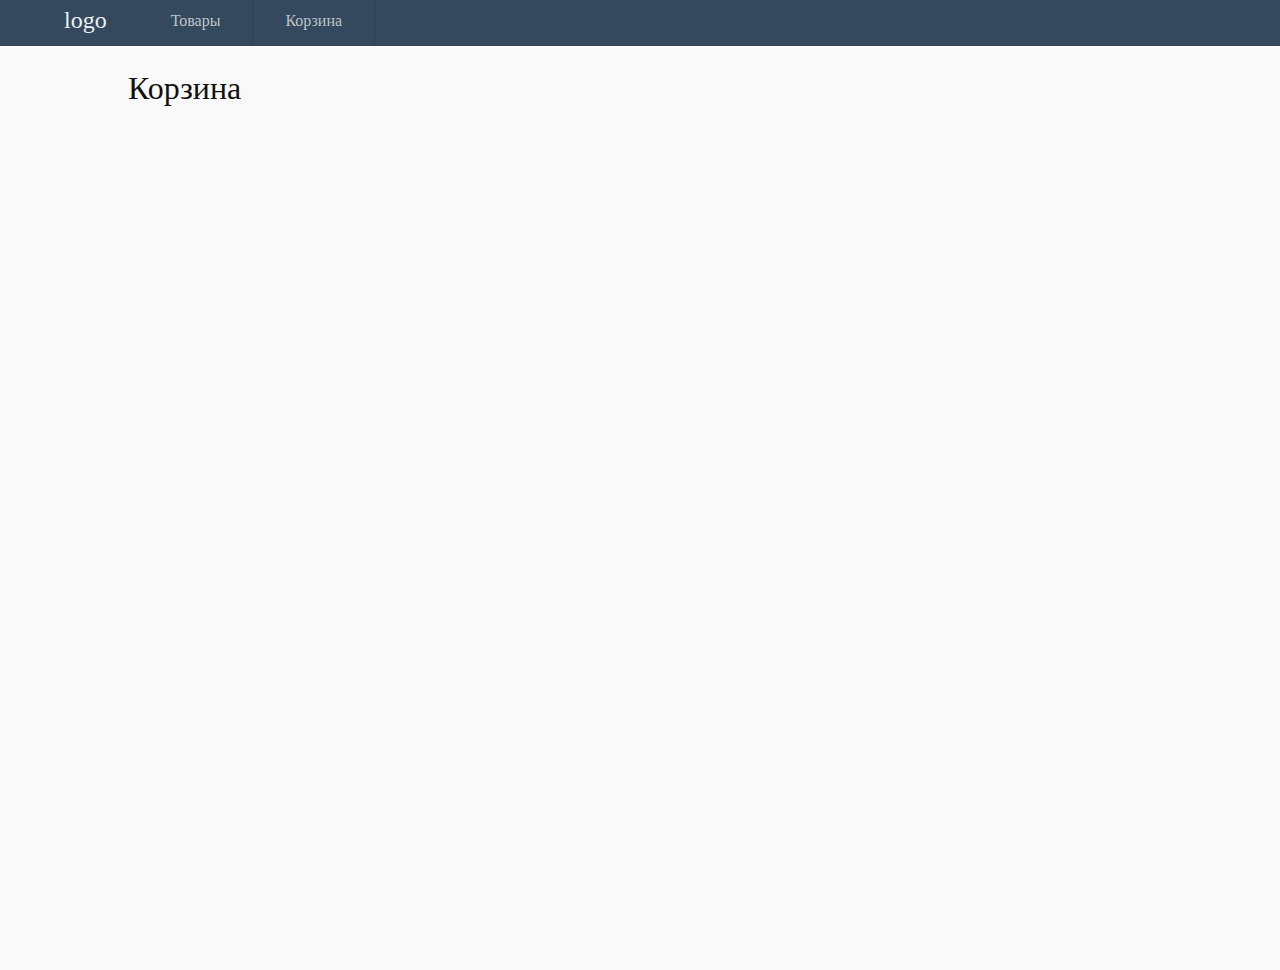
<file: cart.html>
<!DOCTYPE html>
<html lang="en">
<head>
	<meta charset="UTF-8">
	<title>Shop</title>
	<meta name="viewport" content="width=device-width, initial-scale=1">
	<link rel="stylesheet" href="css/main.css">
</head>
<body>
	<header>
		<div class="container menu">
			<a class="menu-first-item" href="index.html">logo</a>
			<a class="menu-item" href="shop.html">Товары</a>
			<a class="menu-item" href="cart.html">Корзина</a>
		</div>
	</header>
	<div class="container-content">
		<div class="content">
			<h1>Корзина</h1>
		</div>
	</div>
</body>
</html>
</file>
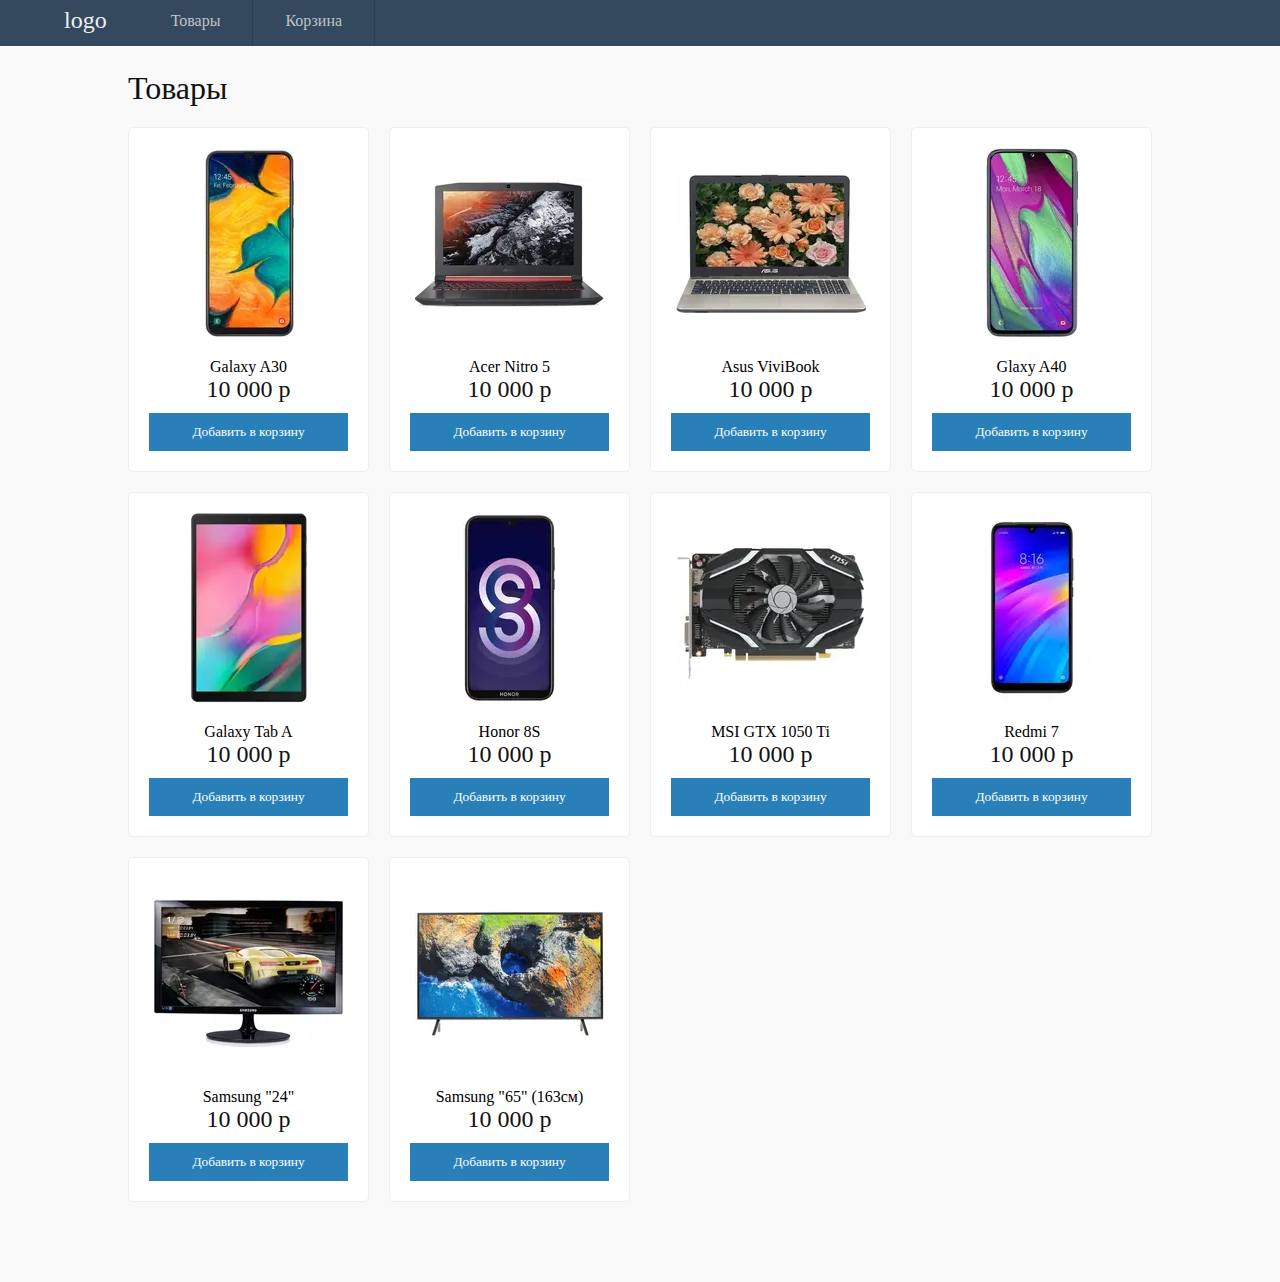
<file: shop.html>
<!DOCTYPE html>
<html lang="en">
<head>
	<meta charset="UTF-8">
	<title>Shop</title>
	<meta name="viewport" content="width=device-width, initial-scale=1">
	<link rel="stylesheet" href="css/main.css">
</head>
<body>
	<header>
		<div class="container menu">
			<a class="menu-first-item" href="index.html">logo</a>
			<a class="menu-item" href="shop.html">Товары</a>
			<a class="menu-item" href="cart.html">Корзина</a>
		</div>
	</header>
		<div class="content">
			<h1>Товары</h1>
			<div class="list">
				<div class="item" id="i1">
					<div class="img">
						<img src="img/galaxy_a30.jpg.webp" alt="">
					</div>
					Galaxy A30
					<h3> 10 000 р</h3>
					<button>Добавить в корзину</button>
				</div>
				<div class="item" id="i2">
					<div class="img">
						<img src="img/Acer_Nitro5.jpg.webp" alt="">
					</div>
					Acer Nitro 5
					<h3> 10 000 р</h3>
					<button>Добавить в корзину</button>
				</div>
				<div class="item" id="i3">
					<div class="img">
						<img src="img/Asus_VivoBook.jpg.webp" alt="">
					</div>
					Asus ViviBook
					<h3> 10 000 р</h3>
					<button>Добавить в корзину</button>
				</div>
				<div class="item" id="i4">
					<div class="img">
						<img src="img/galaxy_A40.jpg.webp" alt="">
					</div>
					Glaxy A40
					<h3> 10 000 р</h3>
					<button>Добавить в корзину</button>
				</div>
				<div class="item" id="i5">
					<div class="img">
						<img src="img/Galaxy_Tab_A.jpg.webp" alt="">
					</div>
					Galaxy Tab A
					<h3> 10 000 р</h3>
					<button>Добавить в корзину</button>
				</div>
				<div class="item" id="i6">
					<div class="img">
						<img src="img/Honor_8S.jpg.webp" alt="">
					</div>
					Honor 8S
					<h3> 10 000 р</h3>
					<button>Добавить в корзину</button>
				</div>
				<div class="item" id="i7">
					<div class="img">
						<img src="img/MSI_GTX1050Ti.jpg.webp" alt="">
					</div>
					MSI GTX 1050 Ti
					<h3> 10 000 р</h3>
					<button>Добавить в корзину</button>
				</div>
				<div class="item" id="i8">
					<div class="img">
						<img src="img/Redmi_7.jpg.webp" alt="">
					</div>
					Redmi 7
					<h3> 10 000 р</h3>
					<button>Добавить в корзину</button>
				</div>
				<div class="item" id="i9">
					<div class="img">
						<img src="img/samsung_24.jpg.webp" alt="">
					</div>
					Samsung "24"
					<h3> 10 000 р</h3>
					<button>Добавить в корзину</button>
				</div>
				<div class="item" id="i10">
					<div class="img">
						<img src="img/Samsung_65_163.jpg.webp" alt="">
					</div>
					Samsung "65" (163см)
					<h3> 10 000 р</h3>
					<button>Добавить в корзину</button>
				</div>
			</div>
		</div>
</body>
</html>
</file>
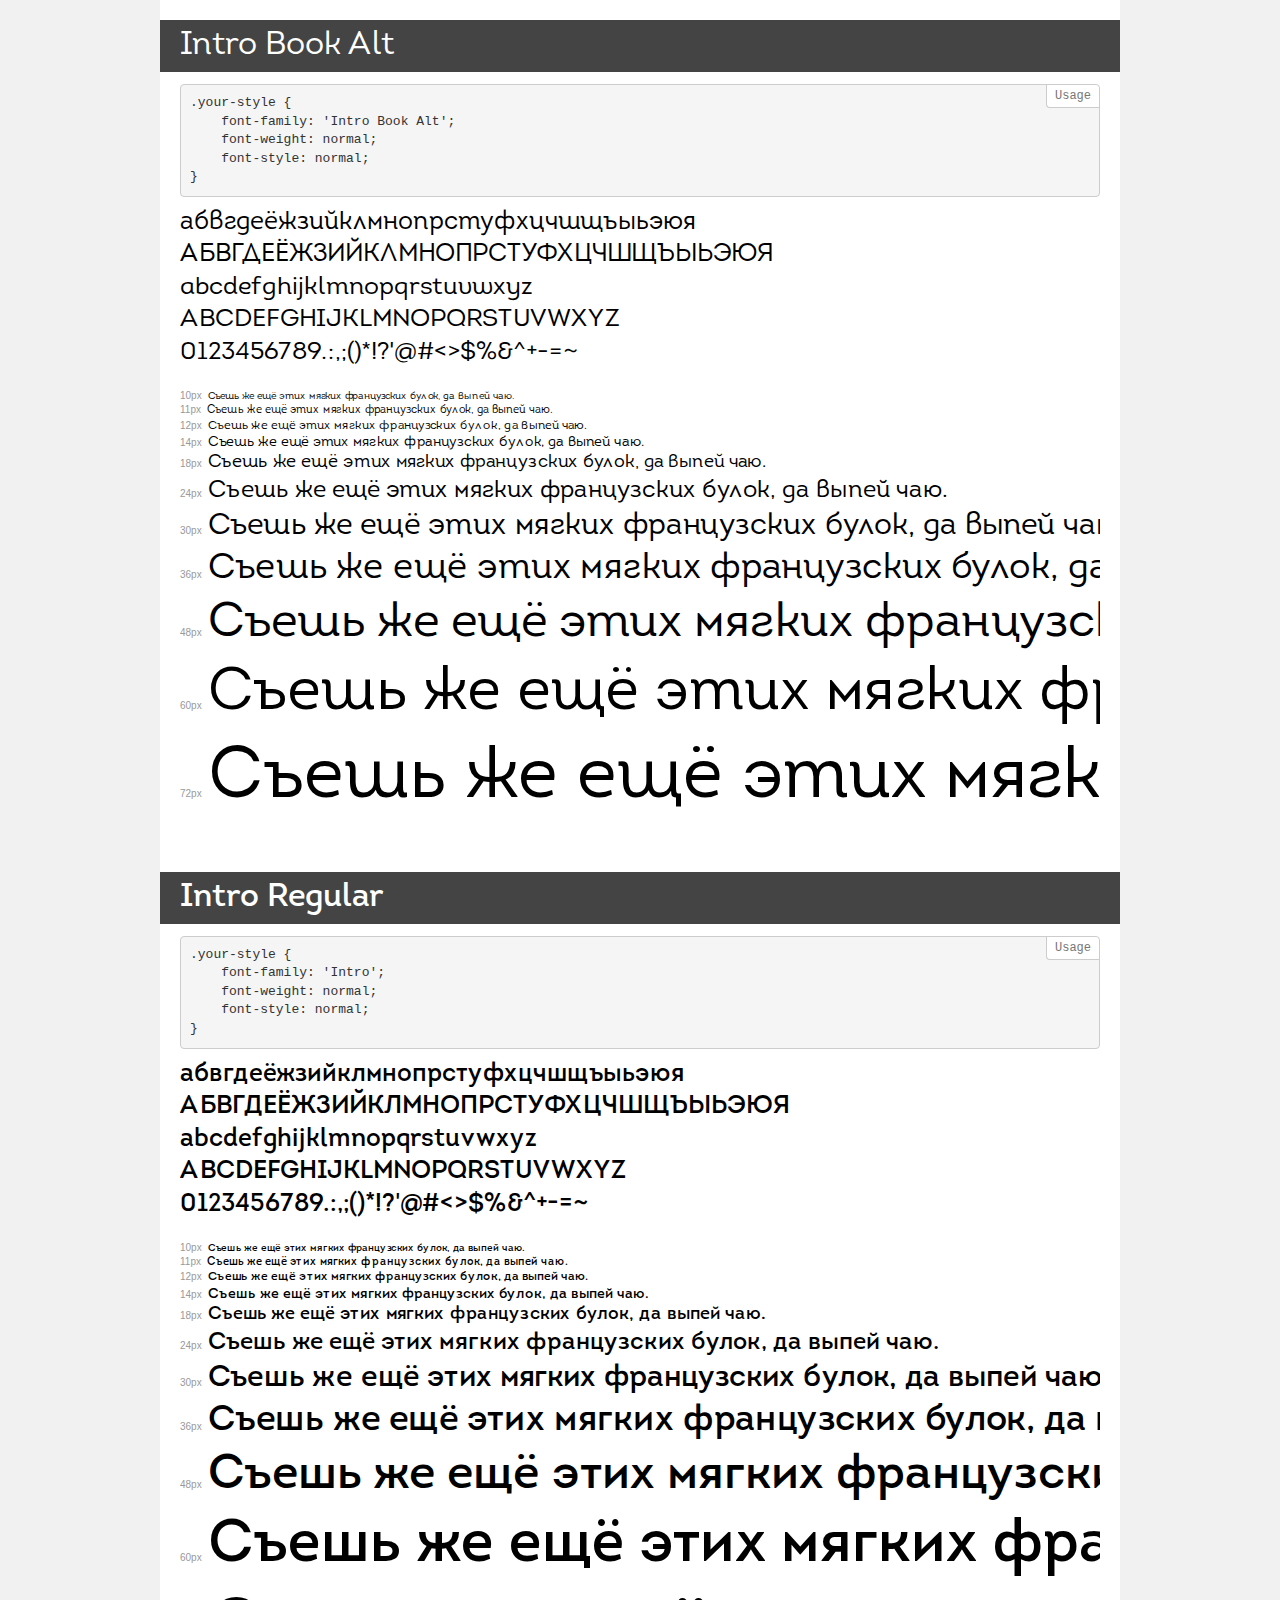
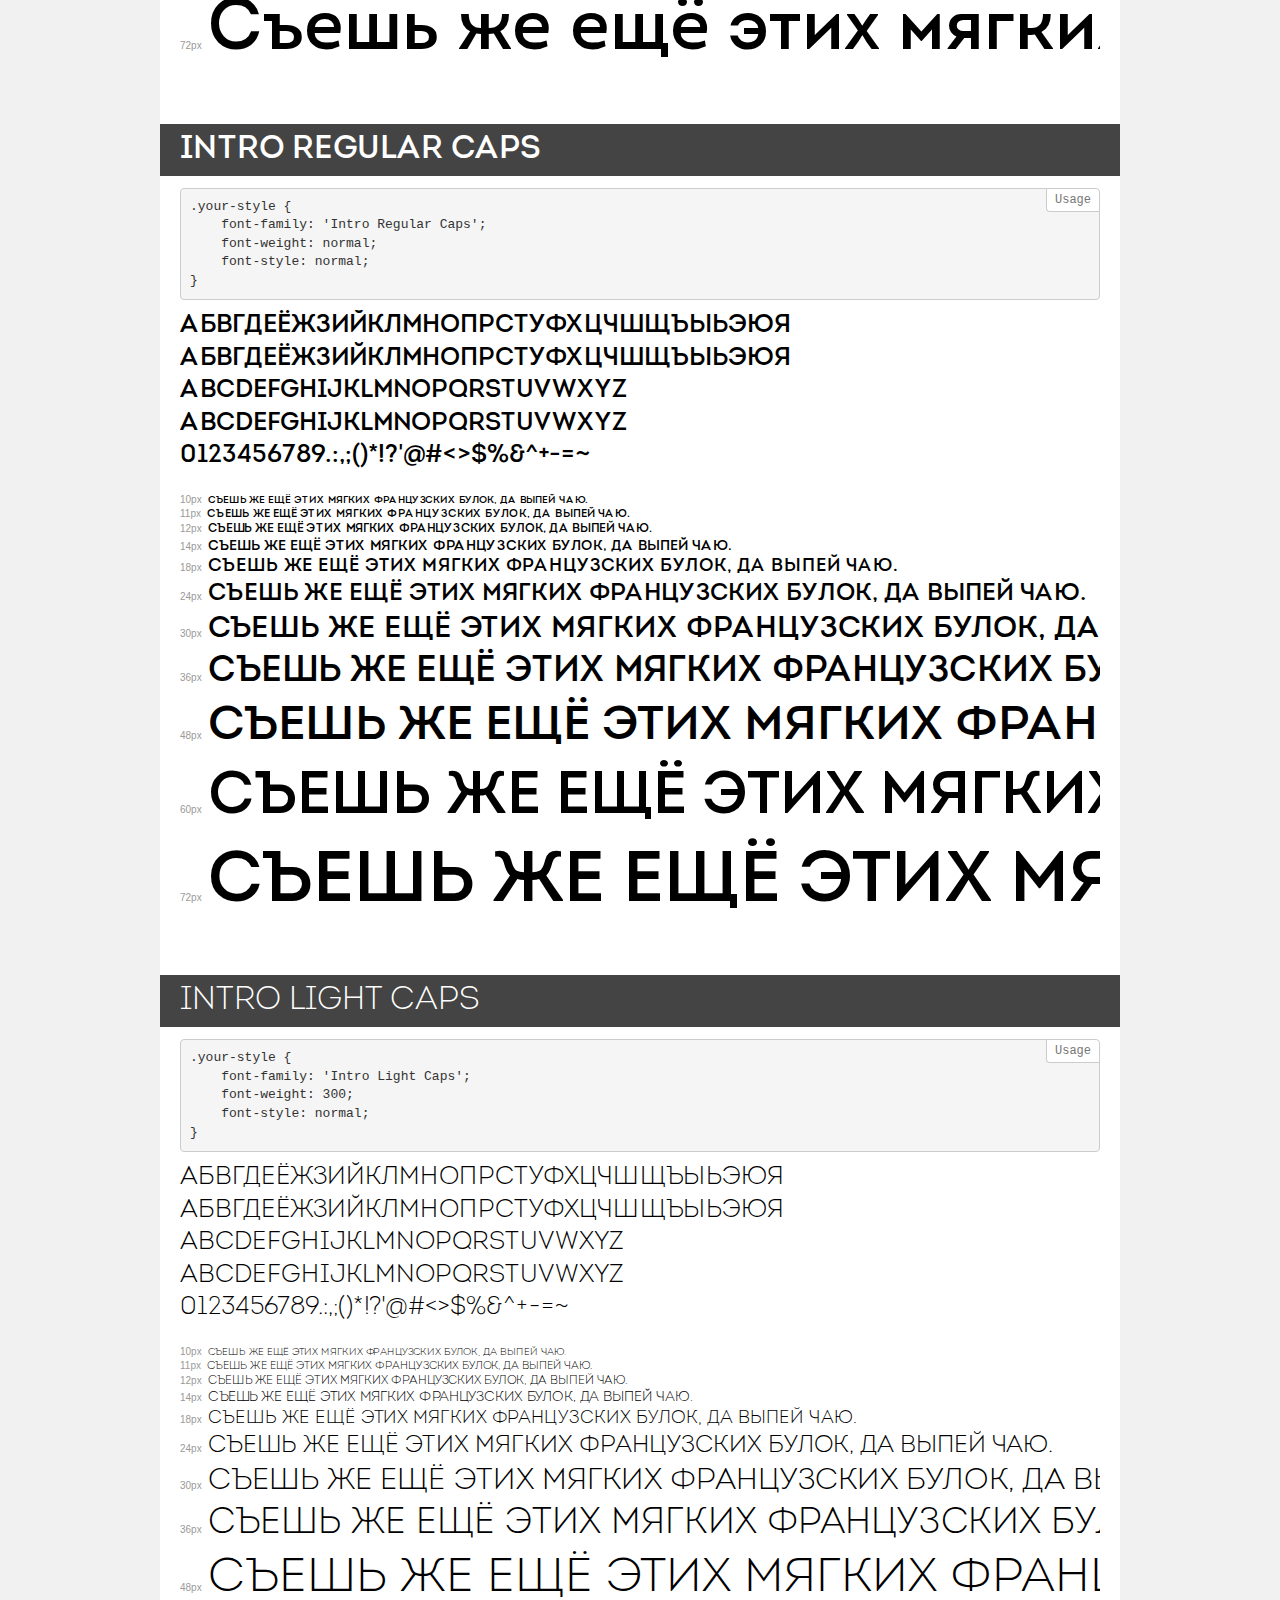
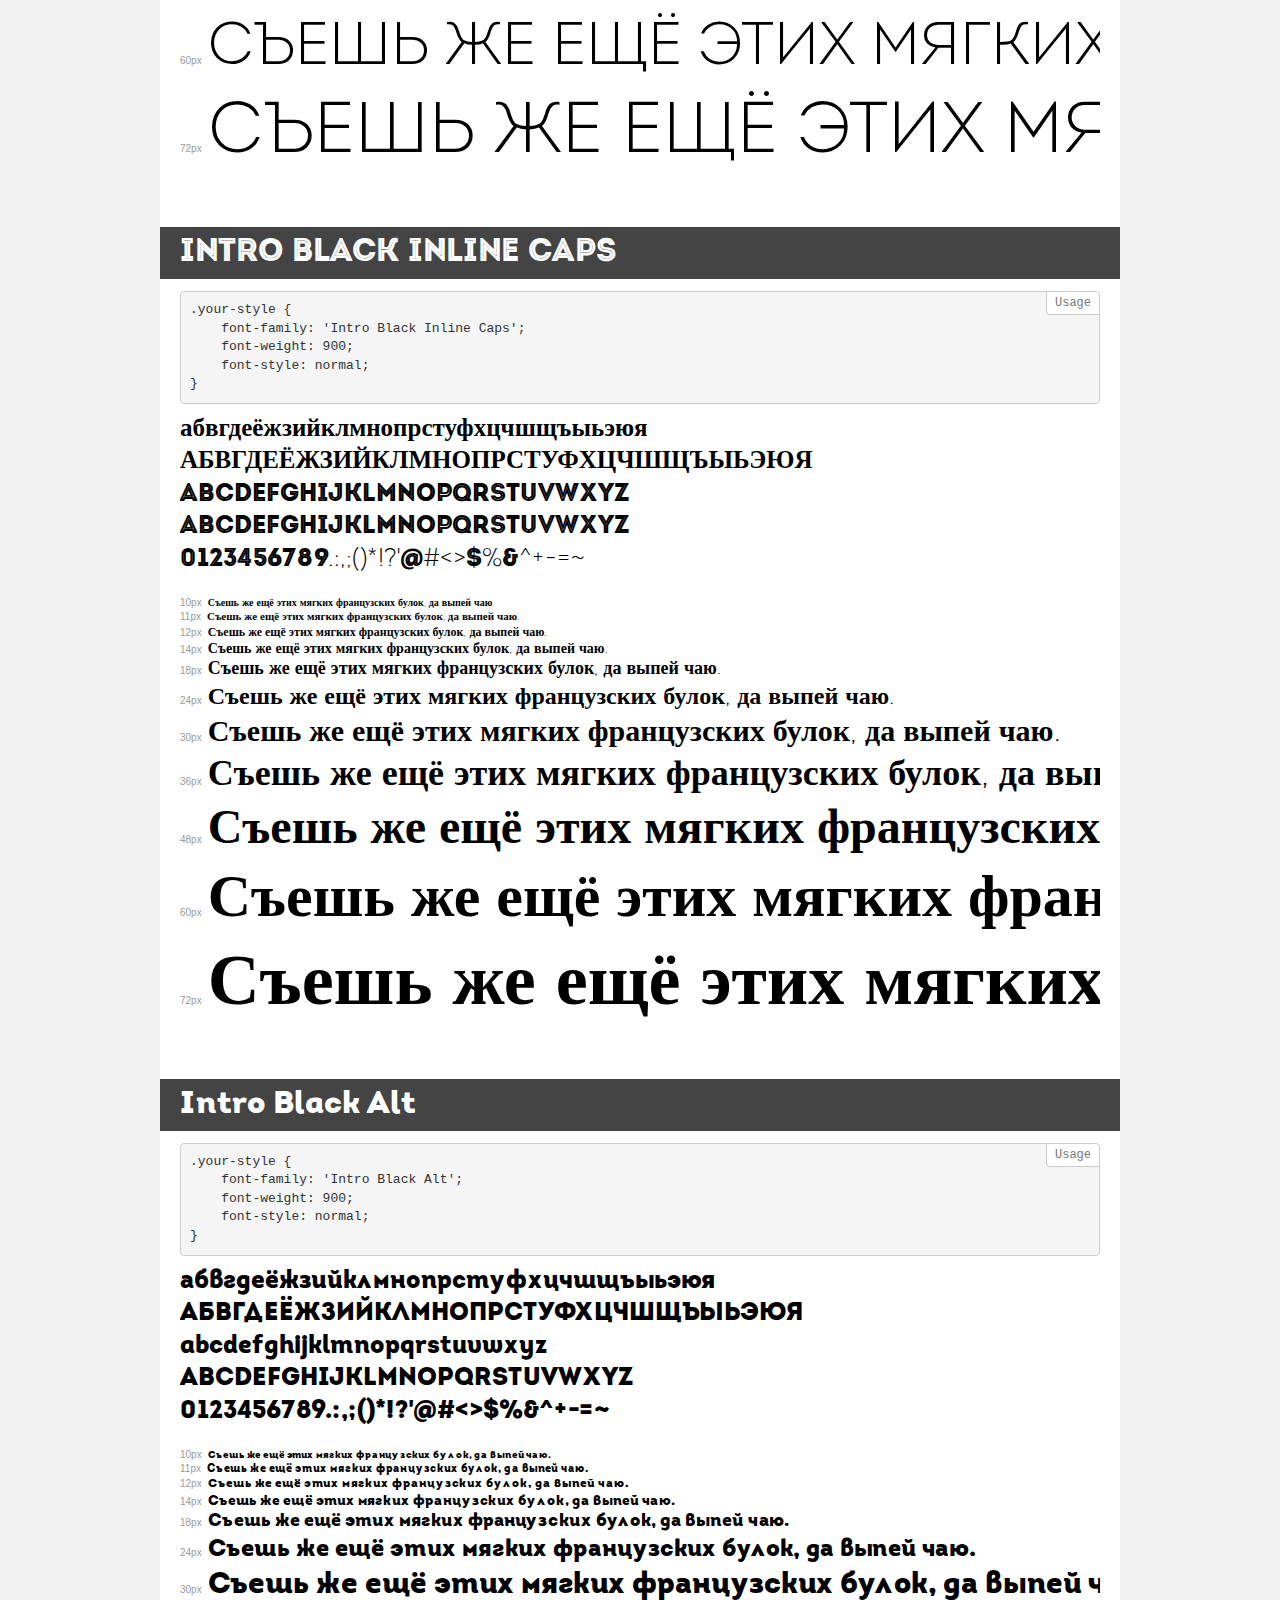
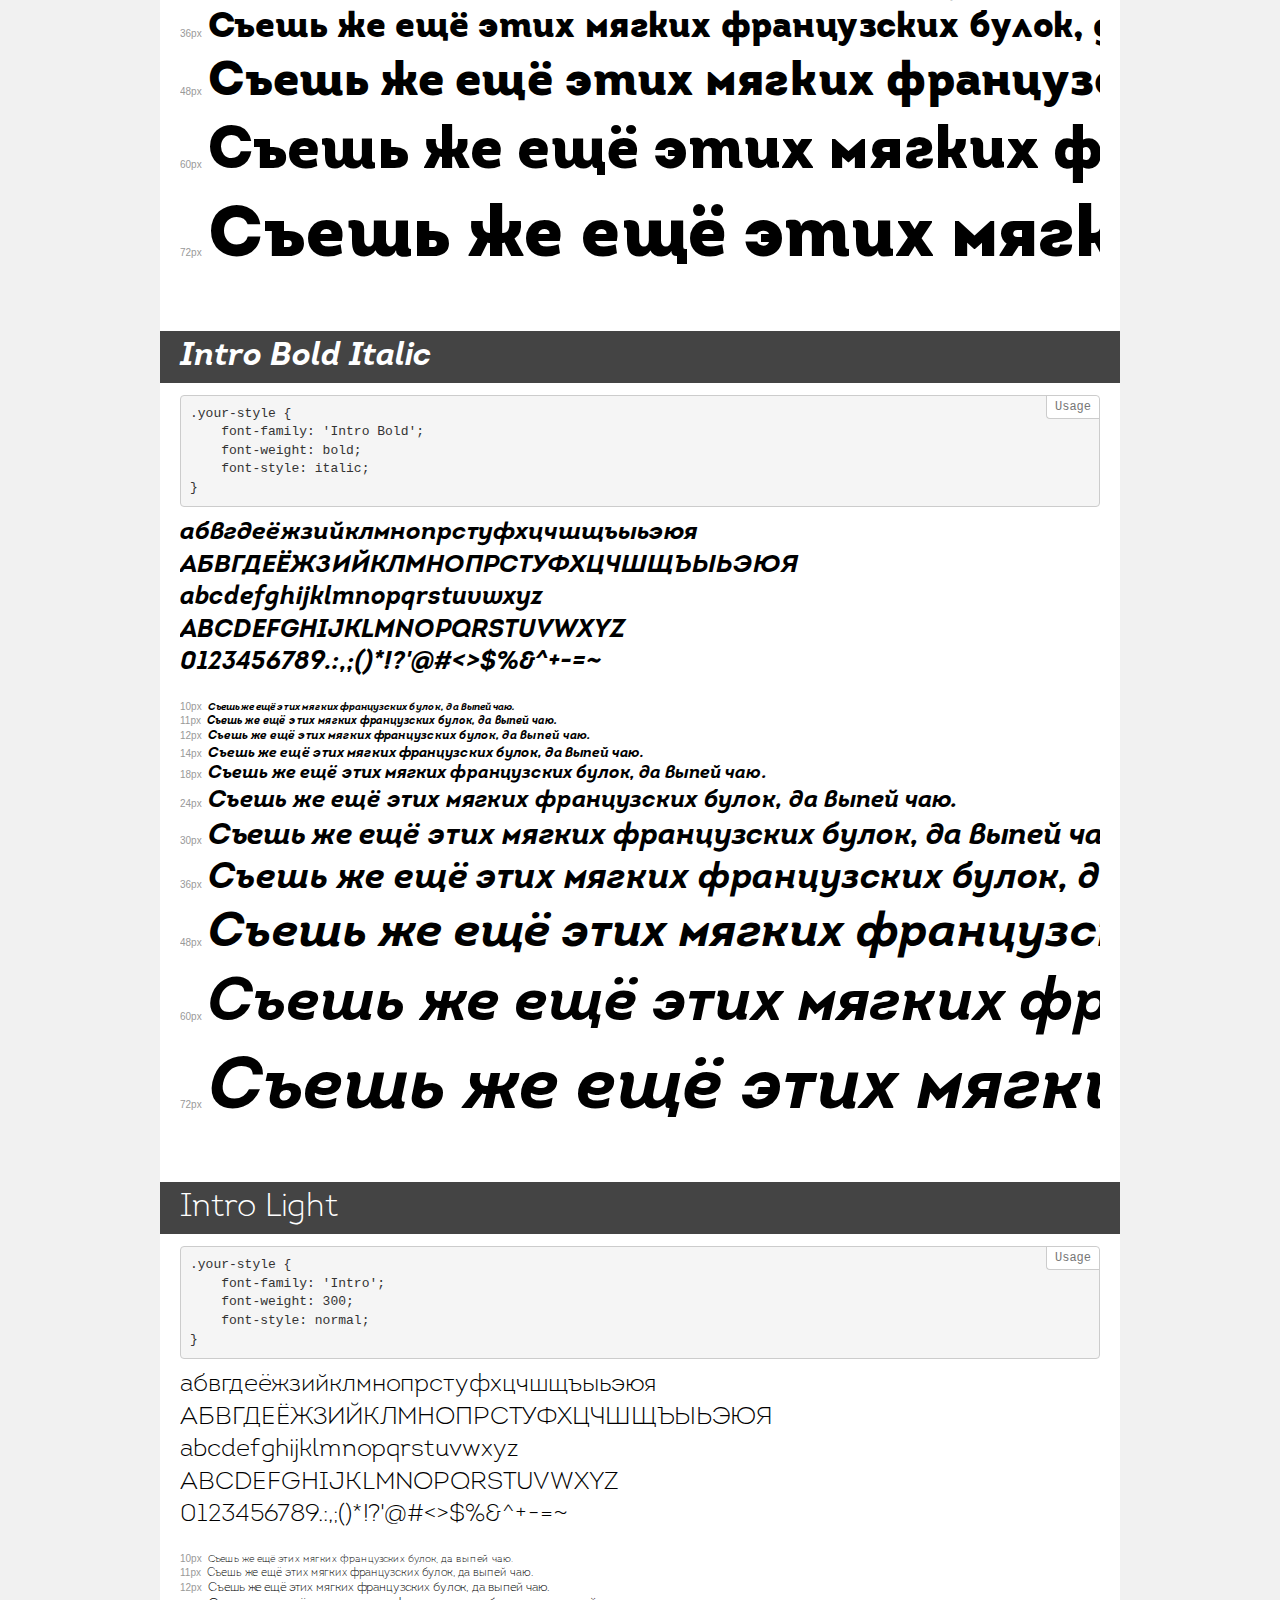
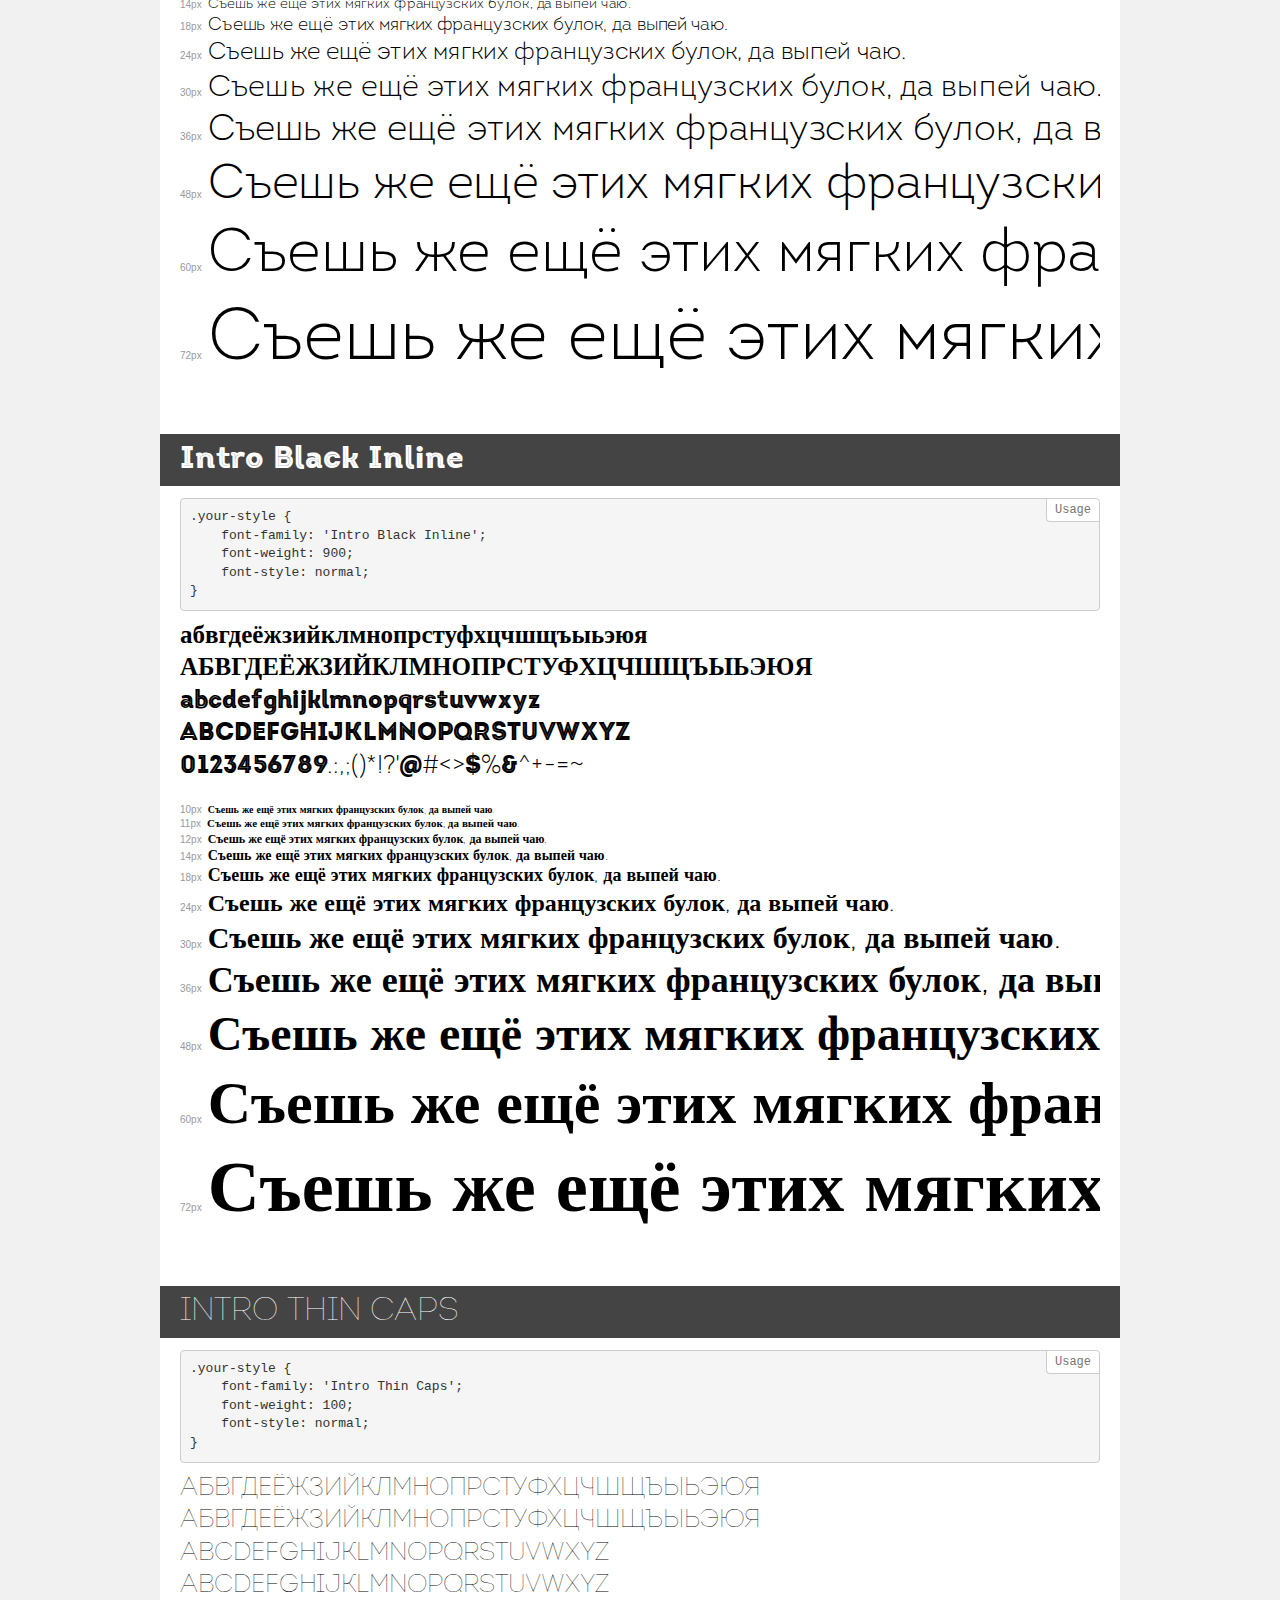
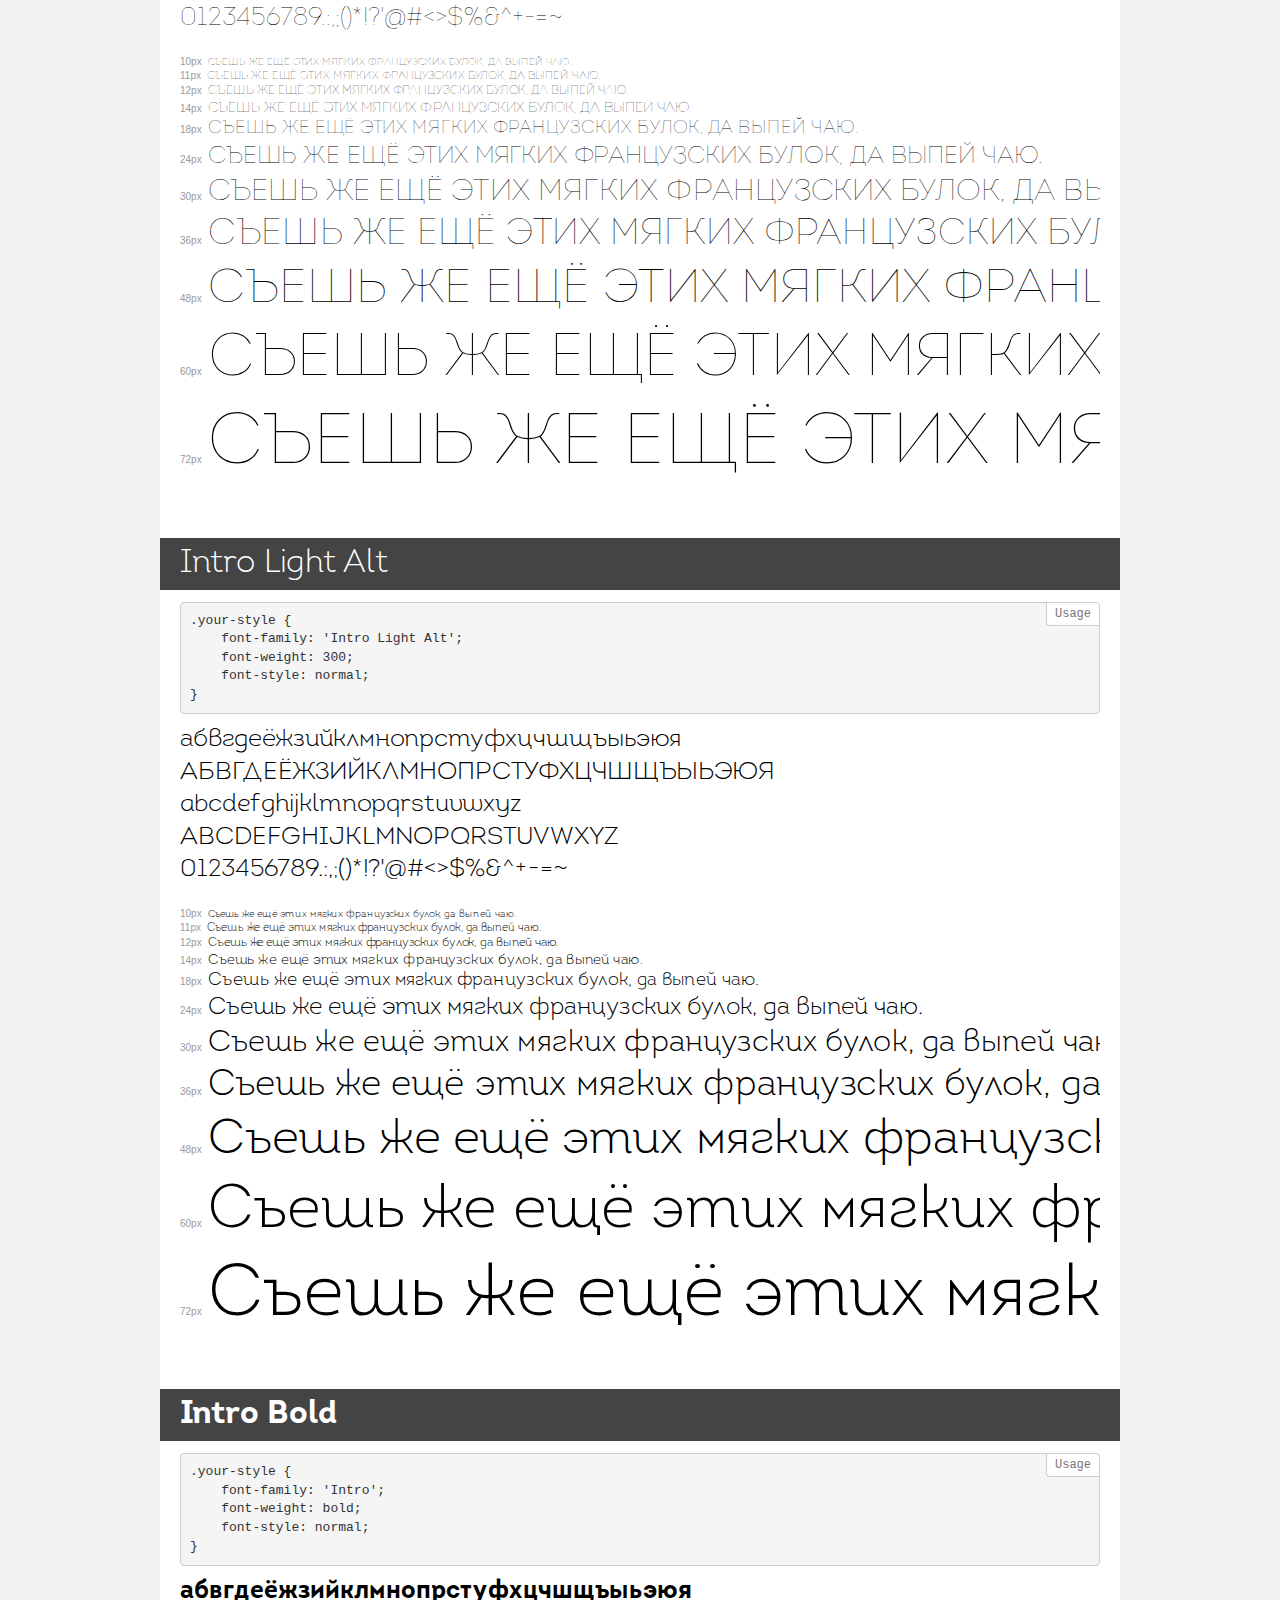
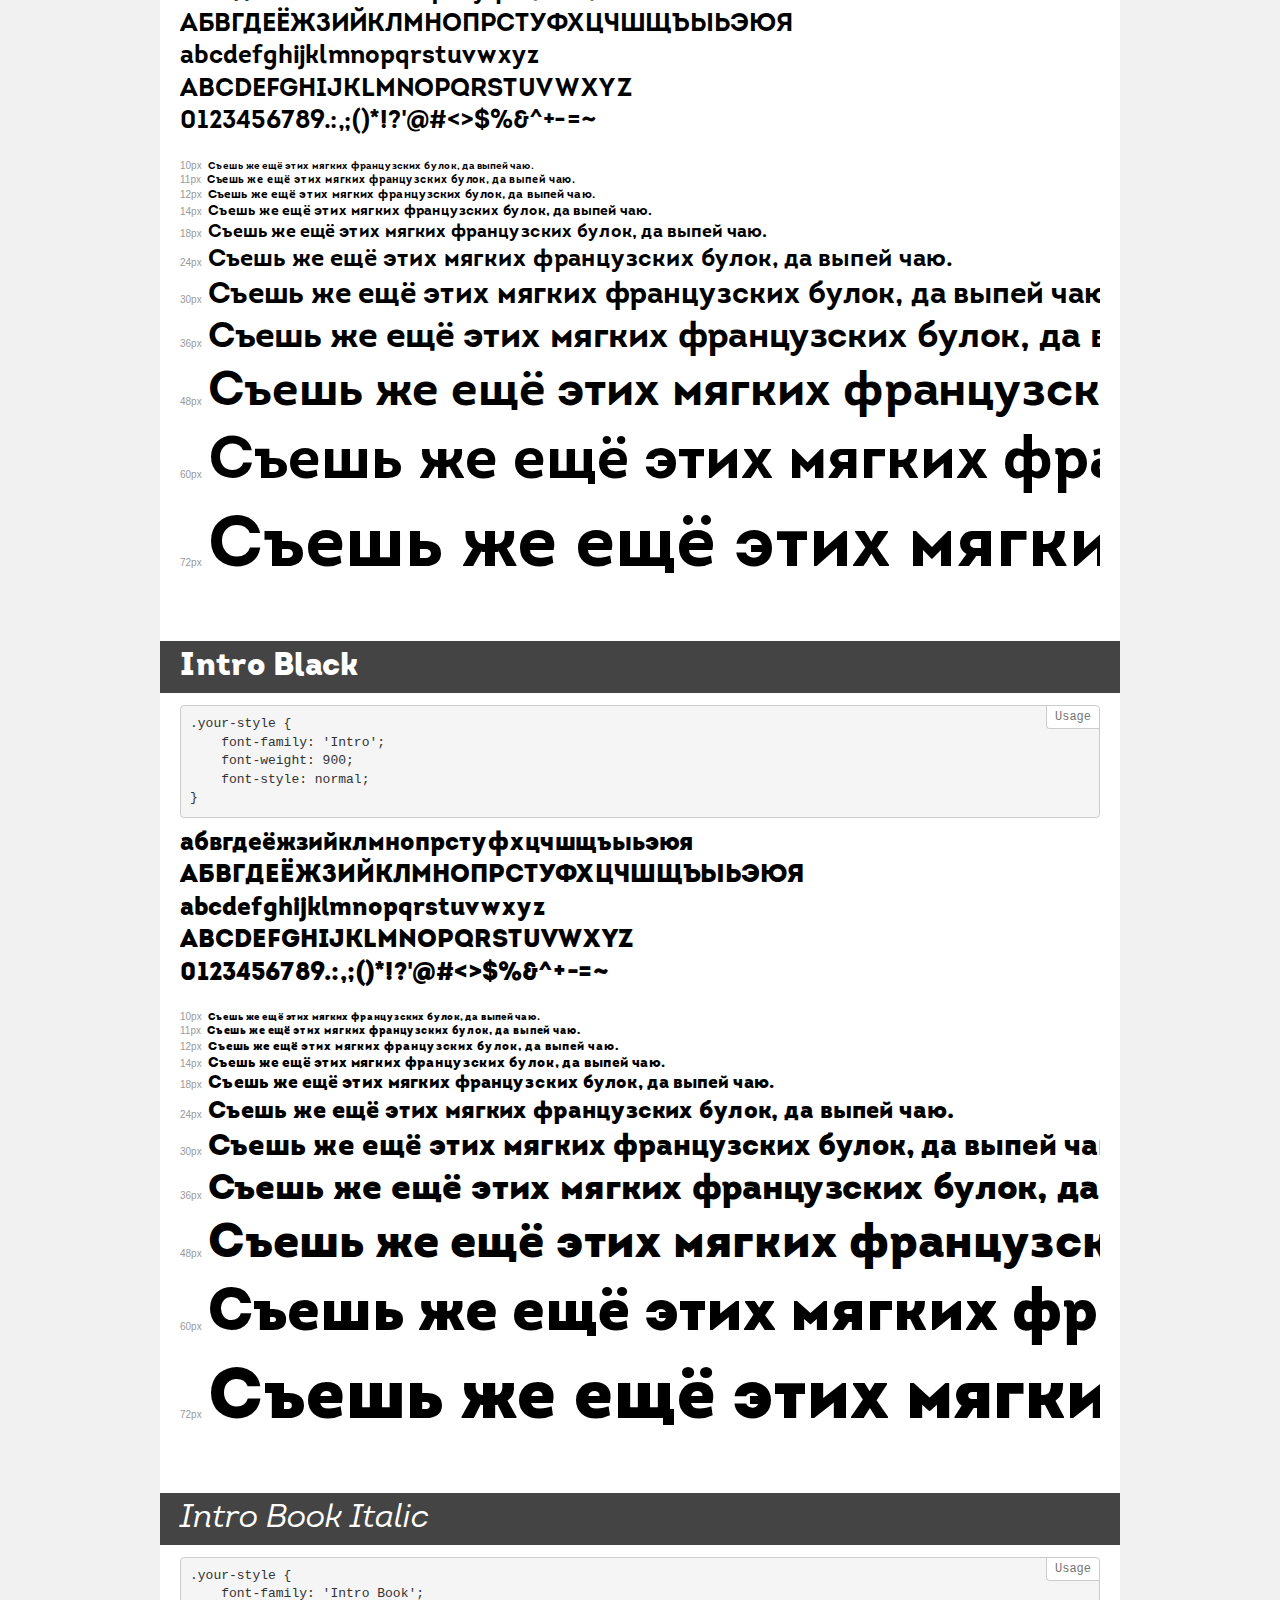
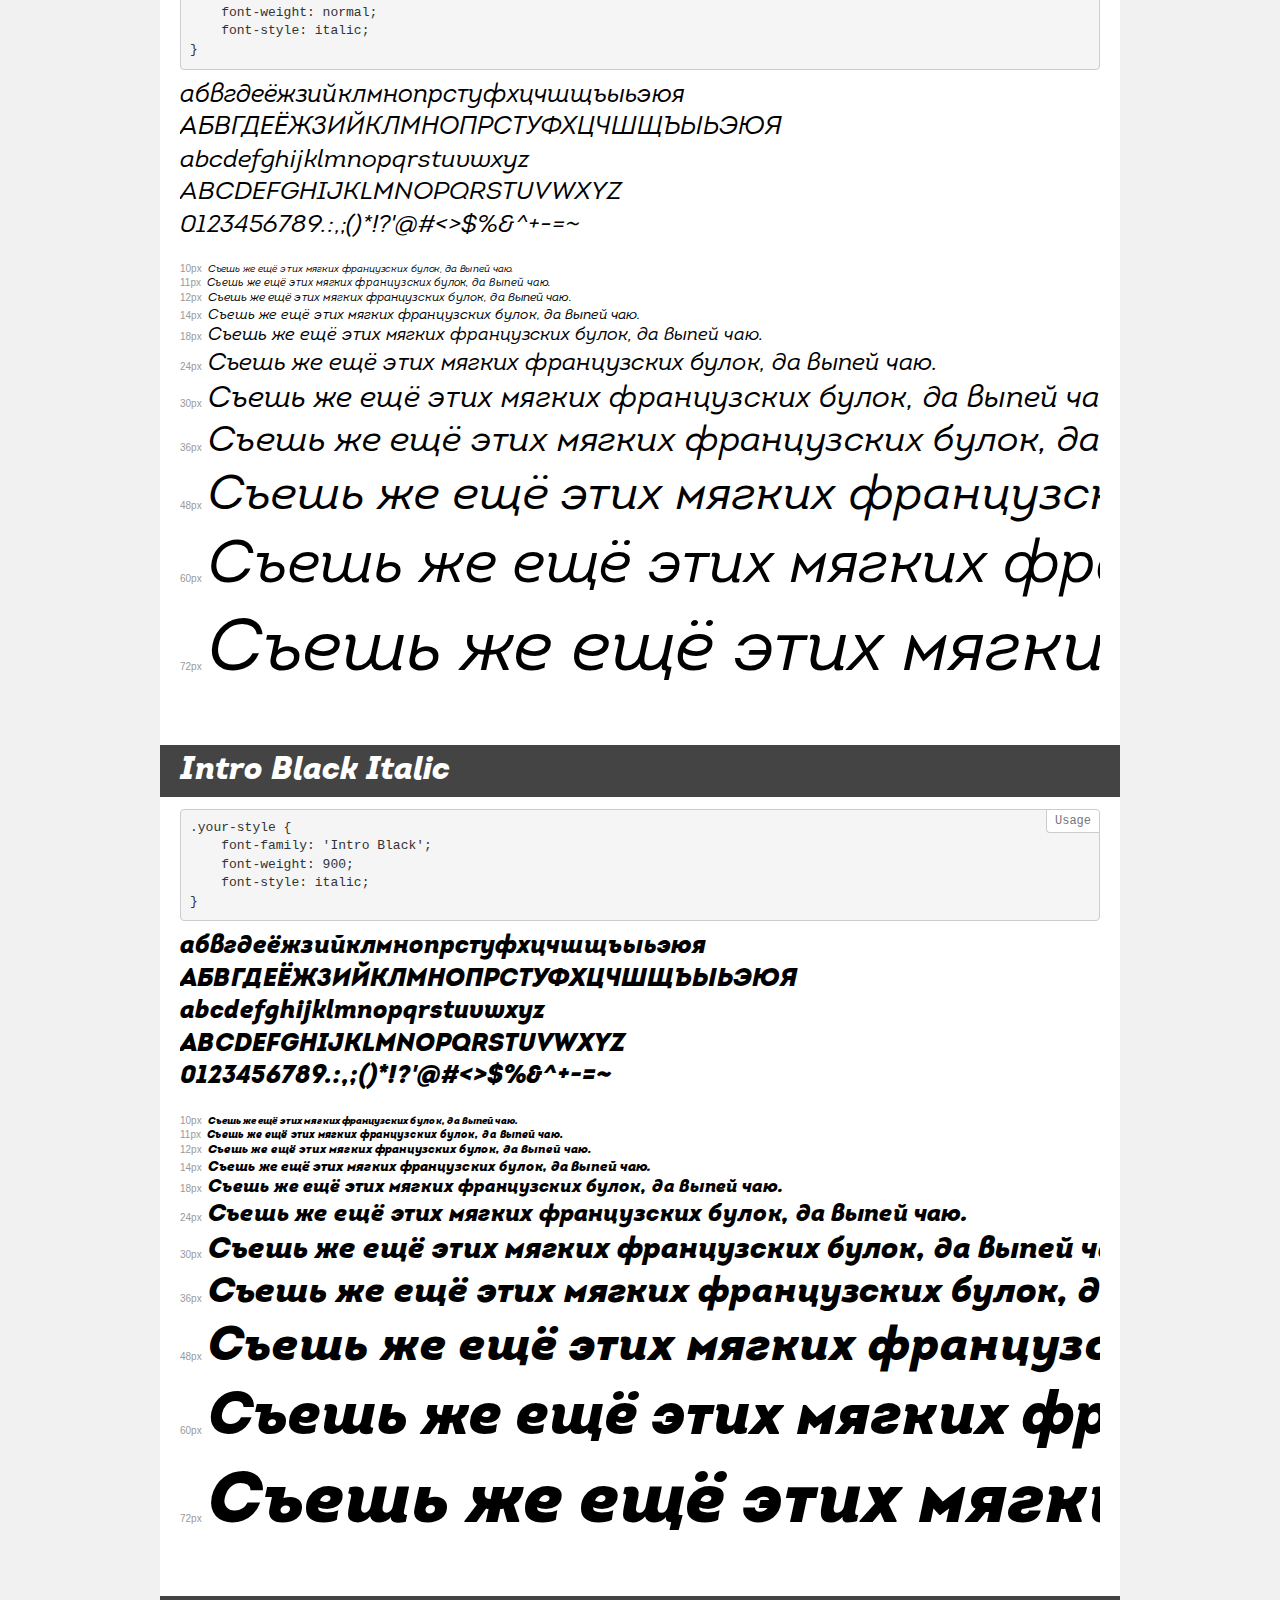
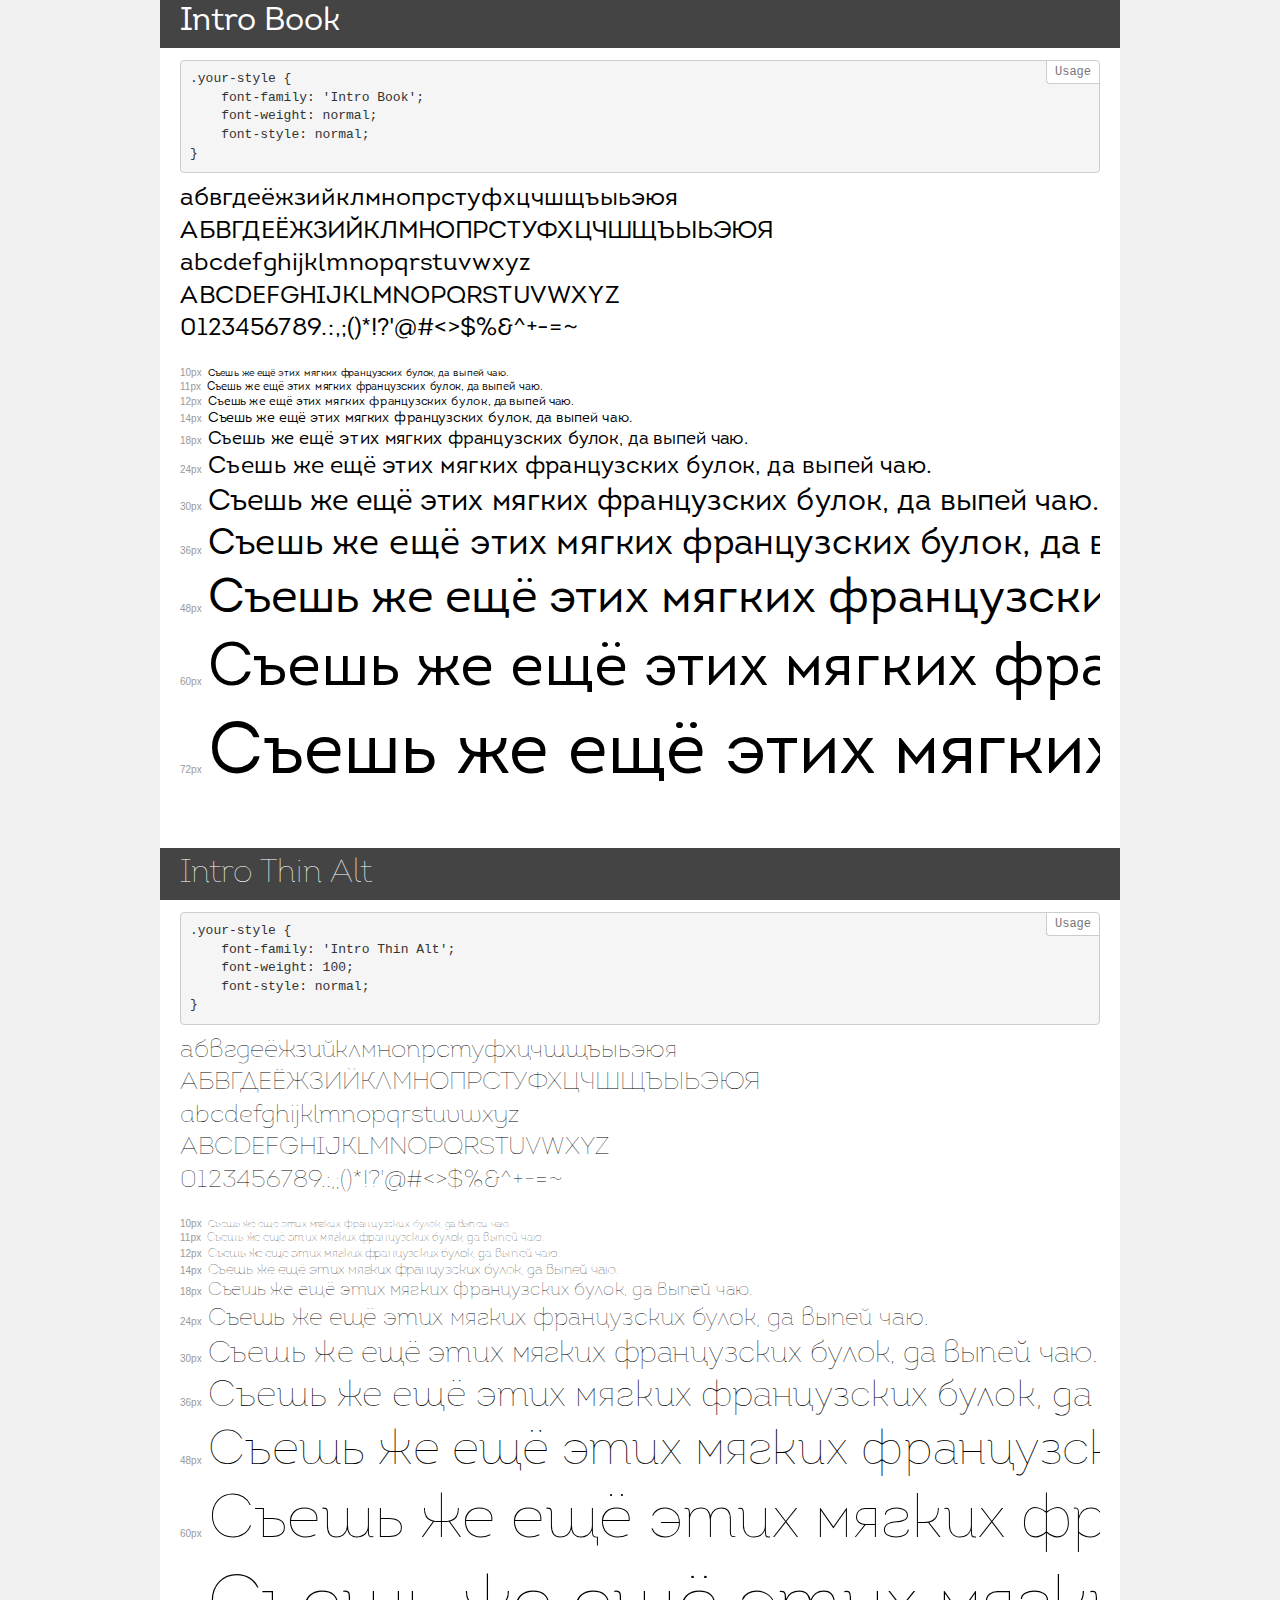
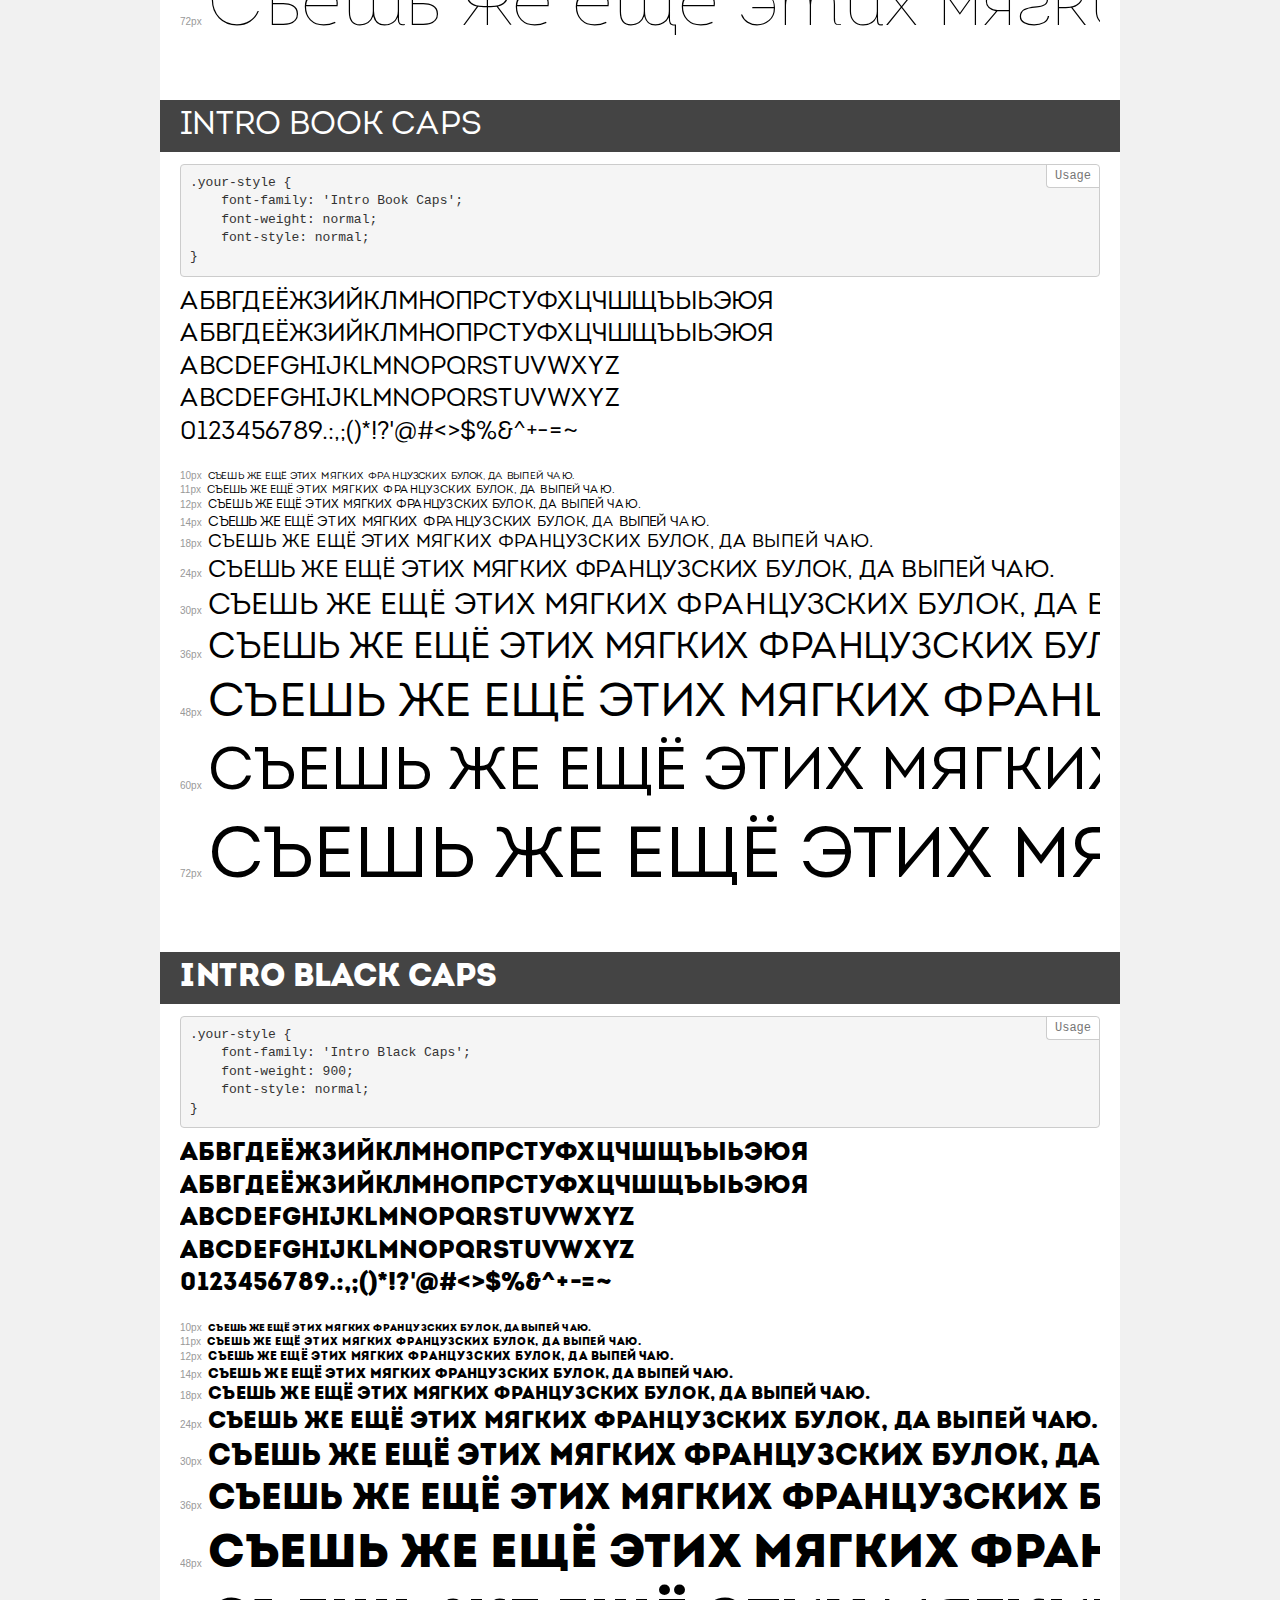
<file: fonts/Intro/demo.html>
<!DOCTYPE html>
<html>
<head>
	<meta charset="utf-8">
	<meta http-equiv="X-UA-Compatible" content="IE=edge">
	<meta name="viewport" content="width=device-width, initial-scale=1">
	<meta name="robots" content="noindex, noarchive">
	<title>Transfonter demo</title>
	<link href="stylesheet.css" rel="stylesheet">
	<style>
		/*
		http://meyerweb.com/eric/tools/css/reset/
		v2.0 | 20110126
		License: none (public domain)
		*/
		html, body, div, span, applet, object, iframe,
		h1, h2, h3, h4, h5, h6, p, blockquote, pre,
		a, abbr, acronym, address, big, cite, code,
		del, dfn, em, img, ins, kbd, q, s, samp,
		small, strike, strong, sub, sup, tt, var,
		b, u, i, center,
		dl, dt, dd, ol, ul, li,
		fieldset, form, label, legend,
		table, caption, tbody, tfoot, thead, tr, th, td,
		article, aside, canvas, details, embed,
		figure, figcaption, footer, header, hgroup,
		menu, nav, output, ruby, section, summary,
		time, mark, audio, video {
			margin: 0;
			padding: 0;
			border: 0;
			font-size: 100%;
			font: inherit;
			vertical-align: baseline;
		}
		/* HTML5 display-role reset for older browsers */
		article, aside, details, figcaption, figure,
		footer, header, hgroup, menu, nav, section {
			display: block;
		}
		body {
			line-height: 1;
		}
		ol, ul {
			list-style: none;
		}
		blockquote, q {
			quotes: none;
		}
		blockquote:before, blockquote:after,
		q:before, q:after {
			content: '';
			content: none;
		}
		table {
			border-collapse: collapse;
			border-spacing: 0;
		}
		/* common styles */
		body {
			background: #f1f1f1;
			color: #000;
		}
		.page {
			background: #fff;
			width: 920px;
			margin: 0 auto;
			padding: 20px 20px 0 20px;
			overflow: hidden;
		}
		.font-container {
			overflow-x: auto;
			overflow-y: hidden;
			margin-bottom: 40px;
			line-height: 1.3;
			white-space: nowrap;
			padding-bottom: 5px;
		}
		h1 {
			position: relative;
			background: #444;
			font-size: 32px;
			color: #fff;
			padding: 10px 20px;
			margin: 0 -20px 12px -20px;
		}
		.letters {
			font-size: 25px;
			margin-bottom: 20px;
		}
		.s10:before {
			content: '10px';
		}
		.s11:before {
			content: '11px';
		}
		.s12:before {
			content: '12px';
		}
		.s14:before {
			content: '14px';
		}
		.s18:before {
			content: '18px';
		}
		.s24:before {
			content: '24px';
		}
		.s30:before {
			content: '30px';
		}
		.s36:before {
			content: '36px';
		}
		.s48:before {
			content: '48px';
		}
		.s60:before {
			content: '60px';
		}
		.s72:before {
			content: '72px';
		}
		.s10:before, .s11:before, .s12:before, .s14:before,
		.s18:before, .s24:before, .s30:before, .s36:before,
		.s48:before, .s60:before, .s72:before {
			font-family: Arial, sans-serif;
			font-size: 10px;
			font-weight: normal;
			font-style: normal;
			color: #999;
			padding-right: 6px;
		}
		pre {
			display: block;
			position: relative;
			padding: 9px;
			margin: 0 0 10px;
			font-family: Monaco, Menlo, Consolas, "Courier New", monospace !important;
			font-size: 13px;
			line-height: 1.428571429;
			color: #333;
			font-weight: normal !important;
			font-style: normal !important;
			background-color: #f5f5f5;
			border: 1px solid #ccc;
			overflow-x: auto;
			border-radius: 4px;
		}
		pre:after {
			display: block;
			position: absolute;
			right: 0;
			top: 0;
			content: 'Usage';
			line-height: 1;
			padding: 5px 8px;
			font-size: 12px;
			color: #767676;
			background-color: #fff;
			border: 1px solid #ccc;
			border-right: none;
			border-top: none;
			border-radius: 0 4px 0 4px;
			z-index: 10;
		}
		/* responsive */
		@media (max-width: 959px) {
			.page {
				width: auto;
				margin: 0;
			}
		}
	</style>
</head>
<body>
<div class="page">
	<div class="demo" style="font-family: 'Intro Book Alt'; font-weight: normal; font-style: normal;">
		<h1>Intro Book Alt</h1>
		<pre>.your-style {
    font-family: 'Intro Book Alt';
    font-weight: normal;
    font-style: normal;
}</pre>
		<div class="font-container">
			<p class="letters">
				абвгдеёжзийклмнопрстуфхцчшщъыьэюя <br />
				АБВГДЕЁЖЗИЙКЛМНОПРСТУФХЦЧШЩЪЫЬЭЮЯ <br />
				abcdefghijklmnopqrstuvwxyz <br />
				ABCDEFGHIJKLMNOPQRSTUVWXYZ <br />				0123456789.:,;()*!?'@#<>$%&^+-=~
			</p>
			<p class="s10" style="font-size: 10px;">Съешь же ещё этих мягких французских булок, да выпей чаю.</p>
			<p class="s11" style="font-size: 11px;">Съешь же ещё этих мягких французских булок, да выпей чаю.</p>
			<p class="s12" style="font-size: 12px;">Съешь же ещё этих мягких французских булок, да выпей чаю.</p>
			<p class="s14" style="font-size: 14px;">Съешь же ещё этих мягких французских булок, да выпей чаю.</p>
			<p class="s18" style="font-size: 18px;">Съешь же ещё этих мягких французских булок, да выпей чаю.</p>
			<p class="s24" style="font-size: 24px;">Съешь же ещё этих мягких французских булок, да выпей чаю.</p>
			<p class="s30" style="font-size: 30px;">Съешь же ещё этих мягких французских булок, да выпей чаю.</p>
			<p class="s36" style="font-size: 36px;">Съешь же ещё этих мягких французских булок, да выпей чаю.</p>
			<p class="s48" style="font-size: 48px;">Съешь же ещё этих мягких французских булок, да выпей чаю.</p>
			<p class="s60" style="font-size: 60px;">Съешь же ещё этих мягких французских булок, да выпей чаю.</p>
			<p class="s72" style="font-size: 72px;">Съешь же ещё этих мягких французских булок, да выпей чаю.</p>
		</div>
	</div>
	<div class="demo" style="font-family: 'Intro'; font-weight: normal; font-style: normal;">
		<h1>Intro Regular</h1>
		<pre>.your-style {
    font-family: 'Intro';
    font-weight: normal;
    font-style: normal;
}</pre>
		<div class="font-container">
			<p class="letters">
				абвгдеёжзийклмнопрстуфхцчшщъыьэюя <br />
				АБВГДЕЁЖЗИЙКЛМНОПРСТУФХЦЧШЩЪЫЬЭЮЯ <br />
				abcdefghijklmnopqrstuvwxyz <br />
				ABCDEFGHIJKLMNOPQRSTUVWXYZ <br />				0123456789.:,;()*!?'@#<>$%&^+-=~
			</p>
			<p class="s10" style="font-size: 10px;">Съешь же ещё этих мягких французских булок, да выпей чаю.</p>
			<p class="s11" style="font-size: 11px;">Съешь же ещё этих мягких французских булок, да выпей чаю.</p>
			<p class="s12" style="font-size: 12px;">Съешь же ещё этих мягких французских булок, да выпей чаю.</p>
			<p class="s14" style="font-size: 14px;">Съешь же ещё этих мягких французских булок, да выпей чаю.</p>
			<p class="s18" style="font-size: 18px;">Съешь же ещё этих мягких французских булок, да выпей чаю.</p>
			<p class="s24" style="font-size: 24px;">Съешь же ещё этих мягких французских булок, да выпей чаю.</p>
			<p class="s30" style="font-size: 30px;">Съешь же ещё этих мягких французских булок, да выпей чаю.</p>
			<p class="s36" style="font-size: 36px;">Съешь же ещё этих мягких французских булок, да выпей чаю.</p>
			<p class="s48" style="font-size: 48px;">Съешь же ещё этих мягких французских булок, да выпей чаю.</p>
			<p class="s60" style="font-size: 60px;">Съешь же ещё этих мягких французских булок, да выпей чаю.</p>
			<p class="s72" style="font-size: 72px;">Съешь же ещё этих мягких французских булок, да выпей чаю.</p>
		</div>
	</div>
	<div class="demo" style="font-family: 'Intro Regular Caps'; font-weight: normal; font-style: normal;">
		<h1>Intro Regular Caps</h1>
		<pre>.your-style {
    font-family: 'Intro Regular Caps';
    font-weight: normal;
    font-style: normal;
}</pre>
		<div class="font-container">
			<p class="letters">
				абвгдеёжзийклмнопрстуфхцчшщъыьэюя <br />
				АБВГДЕЁЖЗИЙКЛМНОПРСТУФХЦЧШЩЪЫЬЭЮЯ <br />
				abcdefghijklmnopqrstuvwxyz <br />
				ABCDEFGHIJKLMNOPQRSTUVWXYZ <br />				0123456789.:,;()*!?'@#<>$%&^+-=~
			</p>
			<p class="s10" style="font-size: 10px;">Съешь же ещё этих мягких французских булок, да выпей чаю.</p>
			<p class="s11" style="font-size: 11px;">Съешь же ещё этих мягких французских булок, да выпей чаю.</p>
			<p class="s12" style="font-size: 12px;">Съешь же ещё этих мягких французских булок, да выпей чаю.</p>
			<p class="s14" style="font-size: 14px;">Съешь же ещё этих мягких французских булок, да выпей чаю.</p>
			<p class="s18" style="font-size: 18px;">Съешь же ещё этих мягких французских булок, да выпей чаю.</p>
			<p class="s24" style="font-size: 24px;">Съешь же ещё этих мягких французских булок, да выпей чаю.</p>
			<p class="s30" style="font-size: 30px;">Съешь же ещё этих мягких французских булок, да выпей чаю.</p>
			<p class="s36" style="font-size: 36px;">Съешь же ещё этих мягких французских булок, да выпей чаю.</p>
			<p class="s48" style="font-size: 48px;">Съешь же ещё этих мягких французских булок, да выпей чаю.</p>
			<p class="s60" style="font-size: 60px;">Съешь же ещё этих мягких французских булок, да выпей чаю.</p>
			<p class="s72" style="font-size: 72px;">Съешь же ещё этих мягких французских булок, да выпей чаю.</p>
		</div>
	</div>
	<div class="demo" style="font-family: 'Intro Light Caps'; font-weight: 300; font-style: normal;">
		<h1>Intro Light Caps</h1>
		<pre>.your-style {
    font-family: 'Intro Light Caps';
    font-weight: 300;
    font-style: normal;
}</pre>
		<div class="font-container">
			<p class="letters">
				абвгдеёжзийклмнопрстуфхцчшщъыьэюя <br />
				АБВГДЕЁЖЗИЙКЛМНОПРСТУФХЦЧШЩЪЫЬЭЮЯ <br />
				abcdefghijklmnopqrstuvwxyz <br />
				ABCDEFGHIJKLMNOPQRSTUVWXYZ <br />				0123456789.:,;()*!?'@#<>$%&^+-=~
			</p>
			<p class="s10" style="font-size: 10px;">Съешь же ещё этих мягких французских булок, да выпей чаю.</p>
			<p class="s11" style="font-size: 11px;">Съешь же ещё этих мягких французских булок, да выпей чаю.</p>
			<p class="s12" style="font-size: 12px;">Съешь же ещё этих мягких французских булок, да выпей чаю.</p>
			<p class="s14" style="font-size: 14px;">Съешь же ещё этих мягких французских булок, да выпей чаю.</p>
			<p class="s18" style="font-size: 18px;">Съешь же ещё этих мягких французских булок, да выпей чаю.</p>
			<p class="s24" style="font-size: 24px;">Съешь же ещё этих мягких французских булок, да выпей чаю.</p>
			<p class="s30" style="font-size: 30px;">Съешь же ещё этих мягких французских булок, да выпей чаю.</p>
			<p class="s36" style="font-size: 36px;">Съешь же ещё этих мягких французских булок, да выпей чаю.</p>
			<p class="s48" style="font-size: 48px;">Съешь же ещё этих мягких французских булок, да выпей чаю.</p>
			<p class="s60" style="font-size: 60px;">Съешь же ещё этих мягких французских булок, да выпей чаю.</p>
			<p class="s72" style="font-size: 72px;">Съешь же ещё этих мягких французских булок, да выпей чаю.</p>
		</div>
	</div>
	<div class="demo" style="font-family: 'Intro Black Inline Caps'; font-weight: 900; font-style: normal;">
		<h1>Intro Black Inline Caps</h1>
		<pre>.your-style {
    font-family: 'Intro Black Inline Caps';
    font-weight: 900;
    font-style: normal;
}</pre>
		<div class="font-container">
			<p class="letters">
				абвгдеёжзийклмнопрстуфхцчшщъыьэюя <br />
				АБВГДЕЁЖЗИЙКЛМНОПРСТУФХЦЧШЩЪЫЬЭЮЯ <br />
				abcdefghijklmnopqrstuvwxyz <br />
				ABCDEFGHIJKLMNOPQRSTUVWXYZ <br />				0123456789.:,;()*!?'@#<>$%&^+-=~
			</p>
			<p class="s10" style="font-size: 10px;">Съешь же ещё этих мягких французских булок, да выпей чаю.</p>
			<p class="s11" style="font-size: 11px;">Съешь же ещё этих мягких французских булок, да выпей чаю.</p>
			<p class="s12" style="font-size: 12px;">Съешь же ещё этих мягких французских булок, да выпей чаю.</p>
			<p class="s14" style="font-size: 14px;">Съешь же ещё этих мягких французских булок, да выпей чаю.</p>
			<p class="s18" style="font-size: 18px;">Съешь же ещё этих мягких французских булок, да выпей чаю.</p>
			<p class="s24" style="font-size: 24px;">Съешь же ещё этих мягких французских булок, да выпей чаю.</p>
			<p class="s30" style="font-size: 30px;">Съешь же ещё этих мягких французских булок, да выпей чаю.</p>
			<p class="s36" style="font-size: 36px;">Съешь же ещё этих мягких французских булок, да выпей чаю.</p>
			<p class="s48" style="font-size: 48px;">Съешь же ещё этих мягких французских булок, да выпей чаю.</p>
			<p class="s60" style="font-size: 60px;">Съешь же ещё этих мягких французских булок, да выпей чаю.</p>
			<p class="s72" style="font-size: 72px;">Съешь же ещё этих мягких французских булок, да выпей чаю.</p>
		</div>
	</div>
	<div class="demo" style="font-family: 'Intro Black Alt'; font-weight: 900; font-style: normal;">
		<h1>Intro Black Alt</h1>
		<pre>.your-style {
    font-family: 'Intro Black Alt';
    font-weight: 900;
    font-style: normal;
}</pre>
		<div class="font-container">
			<p class="letters">
				абвгдеёжзийклмнопрстуфхцчшщъыьэюя <br />
				АБВГДЕЁЖЗИЙКЛМНОПРСТУФХЦЧШЩЪЫЬЭЮЯ <br />
				abcdefghijklmnopqrstuvwxyz <br />
				ABCDEFGHIJKLMNOPQRSTUVWXYZ <br />				0123456789.:,;()*!?'@#<>$%&^+-=~
			</p>
			<p class="s10" style="font-size: 10px;">Съешь же ещё этих мягких французских булок, да выпей чаю.</p>
			<p class="s11" style="font-size: 11px;">Съешь же ещё этих мягких французских булок, да выпей чаю.</p>
			<p class="s12" style="font-size: 12px;">Съешь же ещё этих мягких французских булок, да выпей чаю.</p>
			<p class="s14" style="font-size: 14px;">Съешь же ещё этих мягких французских булок, да выпей чаю.</p>
			<p class="s18" style="font-size: 18px;">Съешь же ещё этих мягких французских булок, да выпей чаю.</p>
			<p class="s24" style="font-size: 24px;">Съешь же ещё этих мягких французских булок, да выпей чаю.</p>
			<p class="s30" style="font-size: 30px;">Съешь же ещё этих мягких французских булок, да выпей чаю.</p>
			<p class="s36" style="font-size: 36px;">Съешь же ещё этих мягких французских булок, да выпей чаю.</p>
			<p class="s48" style="font-size: 48px;">Съешь же ещё этих мягких французских булок, да выпей чаю.</p>
			<p class="s60" style="font-size: 60px;">Съешь же ещё этих мягких французских булок, да выпей чаю.</p>
			<p class="s72" style="font-size: 72px;">Съешь же ещё этих мягких французских булок, да выпей чаю.</p>
		</div>
	</div>
	<div class="demo" style="font-family: 'Intro Bold'; font-weight: bold; font-style: italic;">
		<h1>Intro Bold Italic</h1>
		<pre>.your-style {
    font-family: 'Intro Bold';
    font-weight: bold;
    font-style: italic;
}</pre>
		<div class="font-container">
			<p class="letters">
				абвгдеёжзийклмнопрстуфхцчшщъыьэюя <br />
				АБВГДЕЁЖЗИЙКЛМНОПРСТУФХЦЧШЩЪЫЬЭЮЯ <br />
				abcdefghijklmnopqrstuvwxyz <br />
				ABCDEFGHIJKLMNOPQRSTUVWXYZ <br />				0123456789.:,;()*!?'@#<>$%&^+-=~
			</p>
			<p class="s10" style="font-size: 10px;">Съешь же ещё этих мягких французских булок, да выпей чаю.</p>
			<p class="s11" style="font-size: 11px;">Съешь же ещё этих мягких французских булок, да выпей чаю.</p>
			<p class="s12" style="font-size: 12px;">Съешь же ещё этих мягких французских булок, да выпей чаю.</p>
			<p class="s14" style="font-size: 14px;">Съешь же ещё этих мягких французских булок, да выпей чаю.</p>
			<p class="s18" style="font-size: 18px;">Съешь же ещё этих мягких французских булок, да выпей чаю.</p>
			<p class="s24" style="font-size: 24px;">Съешь же ещё этих мягких французских булок, да выпей чаю.</p>
			<p class="s30" style="font-size: 30px;">Съешь же ещё этих мягких французских булок, да выпей чаю.</p>
			<p class="s36" style="font-size: 36px;">Съешь же ещё этих мягких французских булок, да выпей чаю.</p>
			<p class="s48" style="font-size: 48px;">Съешь же ещё этих мягких французских булок, да выпей чаю.</p>
			<p class="s60" style="font-size: 60px;">Съешь же ещё этих мягких французских булок, да выпей чаю.</p>
			<p class="s72" style="font-size: 72px;">Съешь же ещё этих мягких французских булок, да выпей чаю.</p>
		</div>
	</div>
	<div class="demo" style="font-family: 'Intro'; font-weight: 300; font-style: normal;">
		<h1>Intro Light</h1>
		<pre>.your-style {
    font-family: 'Intro';
    font-weight: 300;
    font-style: normal;
}</pre>
		<div class="font-container">
			<p class="letters">
				абвгдеёжзийклмнопрстуфхцчшщъыьэюя <br />
				АБВГДЕЁЖЗИЙКЛМНОПРСТУФХЦЧШЩЪЫЬЭЮЯ <br />
				abcdefghijklmnopqrstuvwxyz <br />
				ABCDEFGHIJKLMNOPQRSTUVWXYZ <br />				0123456789.:,;()*!?'@#<>$%&^+-=~
			</p>
			<p class="s10" style="font-size: 10px;">Съешь же ещё этих мягких французских булок, да выпей чаю.</p>
			<p class="s11" style="font-size: 11px;">Съешь же ещё этих мягких французских булок, да выпей чаю.</p>
			<p class="s12" style="font-size: 12px;">Съешь же ещё этих мягких французских булок, да выпей чаю.</p>
			<p class="s14" style="font-size: 14px;">Съешь же ещё этих мягких французских булок, да выпей чаю.</p>
			<p class="s18" style="font-size: 18px;">Съешь же ещё этих мягких французских булок, да выпей чаю.</p>
			<p class="s24" style="font-size: 24px;">Съешь же ещё этих мягких французских булок, да выпей чаю.</p>
			<p class="s30" style="font-size: 30px;">Съешь же ещё этих мягких французских булок, да выпей чаю.</p>
			<p class="s36" style="font-size: 36px;">Съешь же ещё этих мягких французских булок, да выпей чаю.</p>
			<p class="s48" style="font-size: 48px;">Съешь же ещё этих мягких французских булок, да выпей чаю.</p>
			<p class="s60" style="font-size: 60px;">Съешь же ещё этих мягких французских булок, да выпей чаю.</p>
			<p class="s72" style="font-size: 72px;">Съешь же ещё этих мягких французских булок, да выпей чаю.</p>
		</div>
	</div>
	<div class="demo" style="font-family: 'Intro Black Inline'; font-weight: 900; font-style: normal;">
		<h1>Intro Black Inline</h1>
		<pre>.your-style {
    font-family: 'Intro Black Inline';
    font-weight: 900;
    font-style: normal;
}</pre>
		<div class="font-container">
			<p class="letters">
				абвгдеёжзийклмнопрстуфхцчшщъыьэюя <br />
				АБВГДЕЁЖЗИЙКЛМНОПРСТУФХЦЧШЩЪЫЬЭЮЯ <br />
				abcdefghijklmnopqrstuvwxyz <br />
				ABCDEFGHIJKLMNOPQRSTUVWXYZ <br />				0123456789.:,;()*!?'@#<>$%&^+-=~
			</p>
			<p class="s10" style="font-size: 10px;">Съешь же ещё этих мягких французских булок, да выпей чаю.</p>
			<p class="s11" style="font-size: 11px;">Съешь же ещё этих мягких французских булок, да выпей чаю.</p>
			<p class="s12" style="font-size: 12px;">Съешь же ещё этих мягких французских булок, да выпей чаю.</p>
			<p class="s14" style="font-size: 14px;">Съешь же ещё этих мягких французских булок, да выпей чаю.</p>
			<p class="s18" style="font-size: 18px;">Съешь же ещё этих мягких французских булок, да выпей чаю.</p>
			<p class="s24" style="font-size: 24px;">Съешь же ещё этих мягких французских булок, да выпей чаю.</p>
			<p class="s30" style="font-size: 30px;">Съешь же ещё этих мягких французских булок, да выпей чаю.</p>
			<p class="s36" style="font-size: 36px;">Съешь же ещё этих мягких французских булок, да выпей чаю.</p>
			<p class="s48" style="font-size: 48px;">Съешь же ещё этих мягких французских булок, да выпей чаю.</p>
			<p class="s60" style="font-size: 60px;">Съешь же ещё этих мягких французских булок, да выпей чаю.</p>
			<p class="s72" style="font-size: 72px;">Съешь же ещё этих мягких французских булок, да выпей чаю.</p>
		</div>
	</div>
	<div class="demo" style="font-family: 'Intro Thin Caps'; font-weight: 100; font-style: normal;">
		<h1>Intro Thin Caps</h1>
		<pre>.your-style {
    font-family: 'Intro Thin Caps';
    font-weight: 100;
    font-style: normal;
}</pre>
		<div class="font-container">
			<p class="letters">
				абвгдеёжзийклмнопрстуфхцчшщъыьэюя <br />
				АБВГДЕЁЖЗИЙКЛМНОПРСТУФХЦЧШЩЪЫЬЭЮЯ <br />
				abcdefghijklmnopqrstuvwxyz <br />
				ABCDEFGHIJKLMNOPQRSTUVWXYZ <br />				0123456789.:,;()*!?'@#<>$%&^+-=~
			</p>
			<p class="s10" style="font-size: 10px;">Съешь же ещё этих мягких французских булок, да выпей чаю.</p>
			<p class="s11" style="font-size: 11px;">Съешь же ещё этих мягких французских булок, да выпей чаю.</p>
			<p class="s12" style="font-size: 12px;">Съешь же ещё этих мягких французских булок, да выпей чаю.</p>
			<p class="s14" style="font-size: 14px;">Съешь же ещё этих мягких французских булок, да выпей чаю.</p>
			<p class="s18" style="font-size: 18px;">Съешь же ещё этих мягких французских булок, да выпей чаю.</p>
			<p class="s24" style="font-size: 24px;">Съешь же ещё этих мягких французских булок, да выпей чаю.</p>
			<p class="s30" style="font-size: 30px;">Съешь же ещё этих мягких французских булок, да выпей чаю.</p>
			<p class="s36" style="font-size: 36px;">Съешь же ещё этих мягких французских булок, да выпей чаю.</p>
			<p class="s48" style="font-size: 48px;">Съешь же ещё этих мягких французских булок, да выпей чаю.</p>
			<p class="s60" style="font-size: 60px;">Съешь же ещё этих мягких французских булок, да выпей чаю.</p>
			<p class="s72" style="font-size: 72px;">Съешь же ещё этих мягких французских булок, да выпей чаю.</p>
		</div>
	</div>
	<div class="demo" style="font-family: 'Intro Light Alt'; font-weight: 300; font-style: normal;">
		<h1>Intro Light Alt</h1>
		<pre>.your-style {
    font-family: 'Intro Light Alt';
    font-weight: 300;
    font-style: normal;
}</pre>
		<div class="font-container">
			<p class="letters">
				абвгдеёжзийклмнопрстуфхцчшщъыьэюя <br />
				АБВГДЕЁЖЗИЙКЛМНОПРСТУФХЦЧШЩЪЫЬЭЮЯ <br />
				abcdefghijklmnopqrstuvwxyz <br />
				ABCDEFGHIJKLMNOPQRSTUVWXYZ <br />				0123456789.:,;()*!?'@#<>$%&^+-=~
			</p>
			<p class="s10" style="font-size: 10px;">Съешь же ещё этих мягких французских булок, да выпей чаю.</p>
			<p class="s11" style="font-size: 11px;">Съешь же ещё этих мягких французских булок, да выпей чаю.</p>
			<p class="s12" style="font-size: 12px;">Съешь же ещё этих мягких французских булок, да выпей чаю.</p>
			<p class="s14" style="font-size: 14px;">Съешь же ещё этих мягких французских булок, да выпей чаю.</p>
			<p class="s18" style="font-size: 18px;">Съешь же ещё этих мягких французских булок, да выпей чаю.</p>
			<p class="s24" style="font-size: 24px;">Съешь же ещё этих мягких французских булок, да выпей чаю.</p>
			<p class="s30" style="font-size: 30px;">Съешь же ещё этих мягких французских булок, да выпей чаю.</p>
			<p class="s36" style="font-size: 36px;">Съешь же ещё этих мягких французских булок, да выпей чаю.</p>
			<p class="s48" style="font-size: 48px;">Съешь же ещё этих мягких французских булок, да выпей чаю.</p>
			<p class="s60" style="font-size: 60px;">Съешь же ещё этих мягких французских булок, да выпей чаю.</p>
			<p class="s72" style="font-size: 72px;">Съешь же ещё этих мягких французских булок, да выпей чаю.</p>
		</div>
	</div>
	<div class="demo" style="font-family: 'Intro'; font-weight: bold; font-style: normal;">
		<h1>Intro Bold</h1>
		<pre>.your-style {
    font-family: 'Intro';
    font-weight: bold;
    font-style: normal;
}</pre>
		<div class="font-container">
			<p class="letters">
				абвгдеёжзийклмнопрстуфхцчшщъыьэюя <br />
				АБВГДЕЁЖЗИЙКЛМНОПРСТУФХЦЧШЩЪЫЬЭЮЯ <br />
				abcdefghijklmnopqrstuvwxyz <br />
				ABCDEFGHIJKLMNOPQRSTUVWXYZ <br />				0123456789.:,;()*!?'@#<>$%&^+-=~
			</p>
			<p class="s10" style="font-size: 10px;">Съешь же ещё этих мягких французских булок, да выпей чаю.</p>
			<p class="s11" style="font-size: 11px;">Съешь же ещё этих мягких французских булок, да выпей чаю.</p>
			<p class="s12" style="font-size: 12px;">Съешь же ещё этих мягких французских булок, да выпей чаю.</p>
			<p class="s14" style="font-size: 14px;">Съешь же ещё этих мягких французских булок, да выпей чаю.</p>
			<p class="s18" style="font-size: 18px;">Съешь же ещё этих мягких французских булок, да выпей чаю.</p>
			<p class="s24" style="font-size: 24px;">Съешь же ещё этих мягких французских булок, да выпей чаю.</p>
			<p class="s30" style="font-size: 30px;">Съешь же ещё этих мягких французских булок, да выпей чаю.</p>
			<p class="s36" style="font-size: 36px;">Съешь же ещё этих мягких французских булок, да выпей чаю.</p>
			<p class="s48" style="font-size: 48px;">Съешь же ещё этих мягких французских булок, да выпей чаю.</p>
			<p class="s60" style="font-size: 60px;">Съешь же ещё этих мягких французских булок, да выпей чаю.</p>
			<p class="s72" style="font-size: 72px;">Съешь же ещё этих мягких французских булок, да выпей чаю.</p>
		</div>
	</div>
	<div class="demo" style="font-family: 'Intro'; font-weight: 900; font-style: normal;">
		<h1>Intro Black</h1>
		<pre>.your-style {
    font-family: 'Intro';
    font-weight: 900;
    font-style: normal;
}</pre>
		<div class="font-container">
			<p class="letters">
				абвгдеёжзийклмнопрстуфхцчшщъыьэюя <br />
				АБВГДЕЁЖЗИЙКЛМНОПРСТУФХЦЧШЩЪЫЬЭЮЯ <br />
				abcdefghijklmnopqrstuvwxyz <br />
				ABCDEFGHIJKLMNOPQRSTUVWXYZ <br />				0123456789.:,;()*!?'@#<>$%&^+-=~
			</p>
			<p class="s10" style="font-size: 10px;">Съешь же ещё этих мягких французских булок, да выпей чаю.</p>
			<p class="s11" style="font-size: 11px;">Съешь же ещё этих мягких французских булок, да выпей чаю.</p>
			<p class="s12" style="font-size: 12px;">Съешь же ещё этих мягких французских булок, да выпей чаю.</p>
			<p class="s14" style="font-size: 14px;">Съешь же ещё этих мягких французских булок, да выпей чаю.</p>
			<p class="s18" style="font-size: 18px;">Съешь же ещё этих мягких французских булок, да выпей чаю.</p>
			<p class="s24" style="font-size: 24px;">Съешь же ещё этих мягких французских булок, да выпей чаю.</p>
			<p class="s30" style="font-size: 30px;">Съешь же ещё этих мягких французских булок, да выпей чаю.</p>
			<p class="s36" style="font-size: 36px;">Съешь же ещё этих мягких французских булок, да выпей чаю.</p>
			<p class="s48" style="font-size: 48px;">Съешь же ещё этих мягких французских булок, да выпей чаю.</p>
			<p class="s60" style="font-size: 60px;">Съешь же ещё этих мягких французских булок, да выпей чаю.</p>
			<p class="s72" style="font-size: 72px;">Съешь же ещё этих мягких французских булок, да выпей чаю.</p>
		</div>
	</div>
	<div class="demo" style="font-family: 'Intro Book'; font-weight: normal; font-style: italic;">
		<h1>Intro Book Italic</h1>
		<pre>.your-style {
    font-family: 'Intro Book';
    font-weight: normal;
    font-style: italic;
}</pre>
		<div class="font-container">
			<p class="letters">
				абвгдеёжзийклмнопрстуфхцчшщъыьэюя <br />
				АБВГДЕЁЖЗИЙКЛМНОПРСТУФХЦЧШЩЪЫЬЭЮЯ <br />
				abcdefghijklmnopqrstuvwxyz <br />
				ABCDEFGHIJKLMNOPQRSTUVWXYZ <br />				0123456789.:,;()*!?'@#<>$%&^+-=~
			</p>
			<p class="s10" style="font-size: 10px;">Съешь же ещё этих мягких французских булок, да выпей чаю.</p>
			<p class="s11" style="font-size: 11px;">Съешь же ещё этих мягких французских булок, да выпей чаю.</p>
			<p class="s12" style="font-size: 12px;">Съешь же ещё этих мягких французских булок, да выпей чаю.</p>
			<p class="s14" style="font-size: 14px;">Съешь же ещё этих мягких французских булок, да выпей чаю.</p>
			<p class="s18" style="font-size: 18px;">Съешь же ещё этих мягких французских булок, да выпей чаю.</p>
			<p class="s24" style="font-size: 24px;">Съешь же ещё этих мягких французских булок, да выпей чаю.</p>
			<p class="s30" style="font-size: 30px;">Съешь же ещё этих мягких французских булок, да выпей чаю.</p>
			<p class="s36" style="font-size: 36px;">Съешь же ещё этих мягких французских булок, да выпей чаю.</p>
			<p class="s48" style="font-size: 48px;">Съешь же ещё этих мягких французских булок, да выпей чаю.</p>
			<p class="s60" style="font-size: 60px;">Съешь же ещё этих мягких французских булок, да выпей чаю.</p>
			<p class="s72" style="font-size: 72px;">Съешь же ещё этих мягких французских булок, да выпей чаю.</p>
		</div>
	</div>
	<div class="demo" style="font-family: 'Intro Black'; font-weight: 900; font-style: italic;">
		<h1>Intro Black Italic</h1>
		<pre>.your-style {
    font-family: 'Intro Black';
    font-weight: 900;
    font-style: italic;
}</pre>
		<div class="font-container">
			<p class="letters">
				абвгдеёжзийклмнопрстуфхцчшщъыьэюя <br />
				АБВГДЕЁЖЗИЙКЛМНОПРСТУФХЦЧШЩЪЫЬЭЮЯ <br />
				abcdefghijklmnopqrstuvwxyz <br />
				ABCDEFGHIJKLMNOPQRSTUVWXYZ <br />				0123456789.:,;()*!?'@#<>$%&^+-=~
			</p>
			<p class="s10" style="font-size: 10px;">Съешь же ещё этих мягких французских булок, да выпей чаю.</p>
			<p class="s11" style="font-size: 11px;">Съешь же ещё этих мягких французских булок, да выпей чаю.</p>
			<p class="s12" style="font-size: 12px;">Съешь же ещё этих мягких французских булок, да выпей чаю.</p>
			<p class="s14" style="font-size: 14px;">Съешь же ещё этих мягких французских булок, да выпей чаю.</p>
			<p class="s18" style="font-size: 18px;">Съешь же ещё этих мягких французских булок, да выпей чаю.</p>
			<p class="s24" style="font-size: 24px;">Съешь же ещё этих мягких французских булок, да выпей чаю.</p>
			<p class="s30" style="font-size: 30px;">Съешь же ещё этих мягких французских булок, да выпей чаю.</p>
			<p class="s36" style="font-size: 36px;">Съешь же ещё этих мягких французских булок, да выпей чаю.</p>
			<p class="s48" style="font-size: 48px;">Съешь же ещё этих мягких французских булок, да выпей чаю.</p>
			<p class="s60" style="font-size: 60px;">Съешь же ещё этих мягких французских булок, да выпей чаю.</p>
			<p class="s72" style="font-size: 72px;">Съешь же ещё этих мягких французских булок, да выпей чаю.</p>
		</div>
	</div>
	<div class="demo" style="font-family: 'Intro Book'; font-weight: normal; font-style: normal;">
		<h1>Intro Book</h1>
		<pre>.your-style {
    font-family: 'Intro Book';
    font-weight: normal;
    font-style: normal;
}</pre>
		<div class="font-container">
			<p class="letters">
				абвгдеёжзийклмнопрстуфхцчшщъыьэюя <br />
				АБВГДЕЁЖЗИЙКЛМНОПРСТУФХЦЧШЩЪЫЬЭЮЯ <br />
				abcdefghijklmnopqrstuvwxyz <br />
				ABCDEFGHIJKLMNOPQRSTUVWXYZ <br />				0123456789.:,;()*!?'@#<>$%&^+-=~
			</p>
			<p class="s10" style="font-size: 10px;">Съешь же ещё этих мягких французских булок, да выпей чаю.</p>
			<p class="s11" style="font-size: 11px;">Съешь же ещё этих мягких французских булок, да выпей чаю.</p>
			<p class="s12" style="font-size: 12px;">Съешь же ещё этих мягких французских булок, да выпей чаю.</p>
			<p class="s14" style="font-size: 14px;">Съешь же ещё этих мягких французских булок, да выпей чаю.</p>
			<p class="s18" style="font-size: 18px;">Съешь же ещё этих мягких французских булок, да выпей чаю.</p>
			<p class="s24" style="font-size: 24px;">Съешь же ещё этих мягких французских булок, да выпей чаю.</p>
			<p class="s30" style="font-size: 30px;">Съешь же ещё этих мягких французских булок, да выпей чаю.</p>
			<p class="s36" style="font-size: 36px;">Съешь же ещё этих мягких французских булок, да выпей чаю.</p>
			<p class="s48" style="font-size: 48px;">Съешь же ещё этих мягких французских булок, да выпей чаю.</p>
			<p class="s60" style="font-size: 60px;">Съешь же ещё этих мягких французских булок, да выпей чаю.</p>
			<p class="s72" style="font-size: 72px;">Съешь же ещё этих мягких французских булок, да выпей чаю.</p>
		</div>
	</div>
	<div class="demo" style="font-family: 'Intro Thin Alt'; font-weight: 100; font-style: normal;">
		<h1>Intro Thin Alt</h1>
		<pre>.your-style {
    font-family: 'Intro Thin Alt';
    font-weight: 100;
    font-style: normal;
}</pre>
		<div class="font-container">
			<p class="letters">
				абвгдеёжзийклмнопрстуфхцчшщъыьэюя <br />
				АБВГДЕЁЖЗИЙКЛМНОПРСТУФХЦЧШЩЪЫЬЭЮЯ <br />
				abcdefghijklmnopqrstuvwxyz <br />
				ABCDEFGHIJKLMNOPQRSTUVWXYZ <br />				0123456789.:,;()*!?'@#<>$%&^+-=~
			</p>
			<p class="s10" style="font-size: 10px;">Съешь же ещё этих мягких французских булок, да выпей чаю.</p>
			<p class="s11" style="font-size: 11px;">Съешь же ещё этих мягких французских булок, да выпей чаю.</p>
			<p class="s12" style="font-size: 12px;">Съешь же ещё этих мягких французских булок, да выпей чаю.</p>
			<p class="s14" style="font-size: 14px;">Съешь же ещё этих мягких французских булок, да выпей чаю.</p>
			<p class="s18" style="font-size: 18px;">Съешь же ещё этих мягких французских булок, да выпей чаю.</p>
			<p class="s24" style="font-size: 24px;">Съешь же ещё этих мягких французских булок, да выпей чаю.</p>
			<p class="s30" style="font-size: 30px;">Съешь же ещё этих мягких французских булок, да выпей чаю.</p>
			<p class="s36" style="font-size: 36px;">Съешь же ещё этих мягких французских булок, да выпей чаю.</p>
			<p class="s48" style="font-size: 48px;">Съешь же ещё этих мягких французских булок, да выпей чаю.</p>
			<p class="s60" style="font-size: 60px;">Съешь же ещё этих мягких французских булок, да выпей чаю.</p>
			<p class="s72" style="font-size: 72px;">Съешь же ещё этих мягких французских булок, да выпей чаю.</p>
		</div>
	</div>
	<div class="demo" style="font-family: 'Intro Book Caps'; font-weight: normal; font-style: normal;">
		<h1>Intro Book Caps</h1>
		<pre>.your-style {
    font-family: 'Intro Book Caps';
    font-weight: normal;
    font-style: normal;
}</pre>
		<div class="font-container">
			<p class="letters">
				абвгдеёжзийклмнопрстуфхцчшщъыьэюя <br />
				АБВГДЕЁЖЗИЙКЛМНОПРСТУФХЦЧШЩЪЫЬЭЮЯ <br />
				abcdefghijklmnopqrstuvwxyz <br />
				ABCDEFGHIJKLMNOPQRSTUVWXYZ <br />				0123456789.:,;()*!?'@#<>$%&^+-=~
			</p>
			<p class="s10" style="font-size: 10px;">Съешь же ещё этих мягких французских булок, да выпей чаю.</p>
			<p class="s11" style="font-size: 11px;">Съешь же ещё этих мягких французских булок, да выпей чаю.</p>
			<p class="s12" style="font-size: 12px;">Съешь же ещё этих мягких французских булок, да выпей чаю.</p>
			<p class="s14" style="font-size: 14px;">Съешь же ещё этих мягких французских булок, да выпей чаю.</p>
			<p class="s18" style="font-size: 18px;">Съешь же ещё этих мягких французских булок, да выпей чаю.</p>
			<p class="s24" style="font-size: 24px;">Съешь же ещё этих мягких французских булок, да выпей чаю.</p>
			<p class="s30" style="font-size: 30px;">Съешь же ещё этих мягких французских булок, да выпей чаю.</p>
			<p class="s36" style="font-size: 36px;">Съешь же ещё этих мягких французских булок, да выпей чаю.</p>
			<p class="s48" style="font-size: 48px;">Съешь же ещё этих мягких французских булок, да выпей чаю.</p>
			<p class="s60" style="font-size: 60px;">Съешь же ещё этих мягких французских булок, да выпей чаю.</p>
			<p class="s72" style="font-size: 72px;">Съешь же ещё этих мягких французских булок, да выпей чаю.</p>
		</div>
	</div>
	<div class="demo" style="font-family: 'Intro Black Caps'; font-weight: 900; font-style: normal;">
		<h1>Intro Black Caps</h1>
		<pre>.your-style {
    font-family: 'Intro Black Caps';
    font-weight: 900;
    font-style: normal;
}</pre>
		<div class="font-container">
			<p class="letters">
				абвгдеёжзийклмнопрстуфхцчшщъыьэюя <br />
				АБВГДЕЁЖЗИЙКЛМНОПРСТУФХЦЧШЩЪЫЬЭЮЯ <br />
				abcdefghijklmnopqrstuvwxyz <br />
				ABCDEFGHIJKLMNOPQRSTUVWXYZ <br />				0123456789.:,;()*!?'@#<>$%&^+-=~
			</p>
			<p class="s10" style="font-size: 10px;">Съешь же ещё этих мягких французских булок, да выпей чаю.</p>
			<p class="s11" style="font-size: 11px;">Съешь же ещё этих мягких французских булок, да выпей чаю.</p>
			<p class="s12" style="font-size: 12px;">Съешь же ещё этих мягких французских булок, да выпей чаю.</p>
			<p class="s14" style="font-size: 14px;">Съешь же ещё этих мягких французских булок, да выпей чаю.</p>
			<p class="s18" style="font-size: 18px;">Съешь же ещё этих мягких французских булок, да выпей чаю.</p>
			<p class="s24" style="font-size: 24px;">Съешь же ещё этих мягких французских булок, да выпей чаю.</p>
			<p class="s30" style="font-size: 30px;">Съешь же ещё этих мягких французских булок, да выпей чаю.</p>
			<p class="s36" style="font-size: 36px;">Съешь же ещё этих мягких французских булок, да выпей чаю.</p>
			<p class="s48" style="font-size: 48px;">Съешь же ещё этих мягких французских булок, да выпей чаю.</p>
			<p class="s60" style="font-size: 60px;">Съешь же ещё этих мягких французских булок, да выпей чаю.</p>
			<p class="s72" style="font-size: 72px;">Съешь же ещё этих мягких французских булок, да выпей чаю.</p>
		</div>
	</div>
	<div class="demo" style="font-family: 'Intro Bold Caps'; font-weight: bold; font-style: normal;">
		<h1>Intro Bold Caps</h1>
		<pre>.your-style {
    font-family: 'Intro Bold Caps';
    font-weight: bold;
    font-style: normal;
}</pre>
		<div class="font-container">
			<p class="letters">
				абвгдеёжзийклмнопрстуфхцчшщъыьэюя <br />
				АБВГДЕЁЖЗИЙКЛМНОПРСТУФХЦЧШЩЪЫЬЭЮЯ <br />
				abcdefghijklmnopqrstuvwxyz <br />
				ABCDEFGHIJKLMNOPQRSTUVWXYZ <br />				0123456789.:,;()*!?'@#<>$%&^+-=~
			</p>
			<p class="s10" style="font-size: 10px;">Съешь же ещё этих мягких французских булок, да выпей чаю.</p>
			<p class="s11" style="font-size: 11px;">Съешь же ещё этих мягких французских булок, да выпей чаю.</p>
			<p class="s12" style="font-size: 12px;">Съешь же ещё этих мягких французских булок, да выпей чаю.</p>
			<p class="s14" style="font-size: 14px;">Съешь же ещё этих мягких французских булок, да выпей чаю.</p>
			<p class="s18" style="font-size: 18px;">Съешь же ещё этих мягких французских булок, да выпей чаю.</p>
			<p class="s24" style="font-size: 24px;">Съешь же ещё этих мягких французских булок, да выпей чаю.</p>
			<p class="s30" style="font-size: 30px;">Съешь же ещё этих мягких французских булок, да выпей чаю.</p>
			<p class="s36" style="font-size: 36px;">Съешь же ещё этих мягких французских булок, да выпей чаю.</p>
			<p class="s48" style="font-size: 48px;">Съешь же ещё этих мягких французских булок, да выпей чаю.</p>
			<p class="s60" style="font-size: 60px;">Съешь же ещё этих мягких французских булок, да выпей чаю.</p>
			<p class="s72" style="font-size: 72px;">Съешь же ещё этих мягких французских булок, да выпей чаю.</p>
		</div>
	</div>
	<div class="demo" style="font-family: 'Intro Thin'; font-weight: 100; font-style: italic;">
		<h1>Intro Thin Italic</h1>
		<pre>.your-style {
    font-family: 'Intro Thin';
    font-weight: 100;
    font-style: italic;
}</pre>
		<div class="font-container">
			<p class="letters">
				абвгдеёжзийклмнопрстуфхцчшщъыьэюя <br />
				АБВГДЕЁЖЗИЙКЛМНОПРСТУФХЦЧШЩЪЫЬЭЮЯ <br />
				abcdefghijklmnopqrstuvwxyz <br />
				ABCDEFGHIJKLMNOPQRSTUVWXYZ <br />				0123456789.:,;()*!?'@#<>$%&^+-=~
			</p>
			<p class="s10" style="font-size: 10px;">Съешь же ещё этих мягких французских булок, да выпей чаю.</p>
			<p class="s11" style="font-size: 11px;">Съешь же ещё этих мягких французских булок, да выпей чаю.</p>
			<p class="s12" style="font-size: 12px;">Съешь же ещё этих мягких французских булок, да выпей чаю.</p>
			<p class="s14" style="font-size: 14px;">Съешь же ещё этих мягких французских булок, да выпей чаю.</p>
			<p class="s18" style="font-size: 18px;">Съешь же ещё этих мягких французских булок, да выпей чаю.</p>
			<p class="s24" style="font-size: 24px;">Съешь же ещё этих мягких французских булок, да выпей чаю.</p>
			<p class="s30" style="font-size: 30px;">Съешь же ещё этих мягких французских булок, да выпей чаю.</p>
			<p class="s36" style="font-size: 36px;">Съешь же ещё этих мягких французских булок, да выпей чаю.</p>
			<p class="s48" style="font-size: 48px;">Съешь же ещё этих мягких французских булок, да выпей чаю.</p>
			<p class="s60" style="font-size: 60px;">Съешь же ещё этих мягких французских булок, да выпей чаю.</p>
			<p class="s72" style="font-size: 72px;">Съешь же ещё этих мягких французских булок, да выпей чаю.</p>
		</div>
	</div>
	<div class="demo" style="font-family: 'Intro'; font-weight: 100; font-style: normal;">
		<h1>Intro Thin</h1>
		<pre>.your-style {
    font-family: 'Intro';
    font-weight: 100;
    font-style: normal;
}</pre>
		<div class="font-container">
			<p class="letters">
				абвгдеёжзийклмнопрстуфхцчшщъыьэюя <br />
				АБВГДЕЁЖЗИЙКЛМНОПРСТУФХЦЧШЩЪЫЬЭЮЯ <br />
				abcdefghijklmnopqrstuvwxyz <br />
				ABCDEFGHIJKLMNOPQRSTUVWXYZ <br />				0123456789.:,;()*!?'@#<>$%&^+-=~
			</p>
			<p class="s10" style="font-size: 10px;">Съешь же ещё этих мягких французских булок, да выпей чаю.</p>
			<p class="s11" style="font-size: 11px;">Съешь же ещё этих мягких французских булок, да выпей чаю.</p>
			<p class="s12" style="font-size: 12px;">Съешь же ещё этих мягких французских булок, да выпей чаю.</p>
			<p class="s14" style="font-size: 14px;">Съешь же ещё этих мягких французских булок, да выпей чаю.</p>
			<p class="s18" style="font-size: 18px;">Съешь же ещё этих мягких французских булок, да выпей чаю.</p>
			<p class="s24" style="font-size: 24px;">Съешь же ещё этих мягких французских булок, да выпей чаю.</p>
			<p class="s30" style="font-size: 30px;">Съешь же ещё этих мягких французских булок, да выпей чаю.</p>
			<p class="s36" style="font-size: 36px;">Съешь же ещё этих мягких французских булок, да выпей чаю.</p>
			<p class="s48" style="font-size: 48px;">Съешь же ещё этих мягких французских булок, да выпей чаю.</p>
			<p class="s60" style="font-size: 60px;">Съешь же ещё этих мягких французских булок, да выпей чаю.</p>
			<p class="s72" style="font-size: 72px;">Съешь же ещё этих мягких французских булок, да выпей чаю.</p>
		</div>
	</div>
	<div class="demo" style="font-family: 'Intro Bold Alt'; font-weight: bold; font-style: normal;">
		<h1>Intro Bold Alt</h1>
		<pre>.your-style {
    font-family: 'Intro Bold Alt';
    font-weight: bold;
    font-style: normal;
}</pre>
		<div class="font-container">
			<p class="letters">
				абвгдеёжзийклмнопрстуфхцчшщъыьэюя <br />
				АБВГДЕЁЖЗИЙКЛМНОПРСТУФХЦЧШЩЪЫЬЭЮЯ <br />
				abcdefghijklmnopqrstuvwxyz <br />
				ABCDEFGHIJKLMNOPQRSTUVWXYZ <br />				0123456789.:,;()*!?'@#<>$%&^+-=~
			</p>
			<p class="s10" style="font-size: 10px;">Съешь же ещё этих мягких французских булок, да выпей чаю.</p>
			<p class="s11" style="font-size: 11px;">Съешь же ещё этих мягких французских булок, да выпей чаю.</p>
			<p class="s12" style="font-size: 12px;">Съешь же ещё этих мягких французских булок, да выпей чаю.</p>
			<p class="s14" style="font-size: 14px;">Съешь же ещё этих мягких французских булок, да выпей чаю.</p>
			<p class="s18" style="font-size: 18px;">Съешь же ещё этих мягких французских булок, да выпей чаю.</p>
			<p class="s24" style="font-size: 24px;">Съешь же ещё этих мягких французских булок, да выпей чаю.</p>
			<p class="s30" style="font-size: 30px;">Съешь же ещё этих мягких французских булок, да выпей чаю.</p>
			<p class="s36" style="font-size: 36px;">Съешь же ещё этих мягких французских булок, да выпей чаю.</p>
			<p class="s48" style="font-size: 48px;">Съешь же ещё этих мягких французских булок, да выпей чаю.</p>
			<p class="s60" style="font-size: 60px;">Съешь же ещё этих мягких французских булок, да выпей чаю.</p>
			<p class="s72" style="font-size: 72px;">Съешь же ещё этих мягких французских булок, да выпей чаю.</p>
		</div>
	</div>
	<div class="demo" style="font-family: 'Intro Regular Alt'; font-weight: normal; font-style: normal;">
		<h1>Intro Regular Alt</h1>
		<pre>.your-style {
    font-family: 'Intro Regular Alt';
    font-weight: normal;
    font-style: normal;
}</pre>
		<div class="font-container">
			<p class="letters">
				абвгдеёжзийклмнопрстуфхцчшщъыьэюя <br />
				АБВГДЕЁЖЗИЙКЛМНОПРСТУФХЦЧШЩЪЫЬЭЮЯ <br />
				abcdefghijklmnopqrstuvwxyz <br />
				ABCDEFGHIJKLMNOPQRSTUVWXYZ <br />				0123456789.:,;()*!?'@#<>$%&^+-=~
			</p>
			<p class="s10" style="font-size: 10px;">Съешь же ещё этих мягких французских булок, да выпей чаю.</p>
			<p class="s11" style="font-size: 11px;">Съешь же ещё этих мягких французских булок, да выпей чаю.</p>
			<p class="s12" style="font-size: 12px;">Съешь же ещё этих мягких французских булок, да выпей чаю.</p>
			<p class="s14" style="font-size: 14px;">Съешь же ещё этих мягких французских булок, да выпей чаю.</p>
			<p class="s18" style="font-size: 18px;">Съешь же ещё этих мягких французских булок, да выпей чаю.</p>
			<p class="s24" style="font-size: 24px;">Съешь же ещё этих мягких французских булок, да выпей чаю.</p>
			<p class="s30" style="font-size: 30px;">Съешь же ещё этих мягких французских булок, да выпей чаю.</p>
			<p class="s36" style="font-size: 36px;">Съешь же ещё этих мягких французских булок, да выпей чаю.</p>
			<p class="s48" style="font-size: 48px;">Съешь же ещё этих мягких французских булок, да выпей чаю.</p>
			<p class="s60" style="font-size: 60px;">Съешь же ещё этих мягких французских булок, да выпей чаю.</p>
			<p class="s72" style="font-size: 72px;">Съешь же ещё этих мягких французских булок, да выпей чаю.</p>
		</div>
	</div>
	<div class="demo" style="font-family: 'Intro Light'; font-weight: 300; font-style: italic;">
		<h1>Intro Light Italic</h1>
		<pre>.your-style {
    font-family: 'Intro Light';
    font-weight: 300;
    font-style: italic;
}</pre>
		<div class="font-container">
			<p class="letters">
				абвгдеёжзийклмнопрстуфхцчшщъыьэюя <br />
				АБВГДЕЁЖЗИЙКЛМНОПРСТУФХЦЧШЩЪЫЬЭЮЯ <br />
				abcdefghijklmnopqrstuvwxyz <br />
				ABCDEFGHIJKLMNOPQRSTUVWXYZ <br />				0123456789.:,;()*!?'@#<>$%&^+-=~
			</p>
			<p class="s10" style="font-size: 10px;">Съешь же ещё этих мягких французских булок, да выпей чаю.</p>
			<p class="s11" style="font-size: 11px;">Съешь же ещё этих мягких французских булок, да выпей чаю.</p>
			<p class="s12" style="font-size: 12px;">Съешь же ещё этих мягких французских булок, да выпей чаю.</p>
			<p class="s14" style="font-size: 14px;">Съешь же ещё этих мягких французских булок, да выпей чаю.</p>
			<p class="s18" style="font-size: 18px;">Съешь же ещё этих мягких французских булок, да выпей чаю.</p>
			<p class="s24" style="font-size: 24px;">Съешь же ещё этих мягких французских булок, да выпей чаю.</p>
			<p class="s30" style="font-size: 30px;">Съешь же ещё этих мягких французских булок, да выпей чаю.</p>
			<p class="s36" style="font-size: 36px;">Съешь же ещё этих мягких французских булок, да выпей чаю.</p>
			<p class="s48" style="font-size: 48px;">Съешь же ещё этих мягких французских булок, да выпей чаю.</p>
			<p class="s60" style="font-size: 60px;">Съешь же ещё этих мягких французских булок, да выпей чаю.</p>
			<p class="s72" style="font-size: 72px;">Съешь же ещё этих мягких французских булок, да выпей чаю.</p>
		</div>
	</div>
	<div class="demo" style="font-family: 'Intro Regular'; font-weight: normal; font-style: italic;">
		<h1>Intro Regular Italic</h1>
		<pre>.your-style {
    font-family: 'Intro Regular';
    font-weight: normal;
    font-style: italic;
}</pre>
		<div class="font-container">
			<p class="letters">
				абвгдеёжзийклмнопрстуфхцчшщъыьэюя <br />
				АБВГДЕЁЖЗИЙКЛМНОПРСТУФХЦЧШЩЪЫЬЭЮЯ <br />
				abcdefghijklmnopqrstuvwxyz <br />
				ABCDEFGHIJKLMNOPQRSTUVWXYZ <br />				0123456789.:,;()*!?'@#<>$%&^+-=~
			</p>
			<p class="s10" style="font-size: 10px;">Съешь же ещё этих мягких французских булок, да выпей чаю.</p>
			<p class="s11" style="font-size: 11px;">Съешь же ещё этих мягких французских булок, да выпей чаю.</p>
			<p class="s12" style="font-size: 12px;">Съешь же ещё этих мягких французских булок, да выпей чаю.</p>
			<p class="s14" style="font-size: 14px;">Съешь же ещё этих мягких французских булок, да выпей чаю.</p>
			<p class="s18" style="font-size: 18px;">Съешь же ещё этих мягких французских булок, да выпей чаю.</p>
			<p class="s24" style="font-size: 24px;">Съешь же ещё этих мягких французских булок, да выпей чаю.</p>
			<p class="s30" style="font-size: 30px;">Съешь же ещё этих мягких французских булок, да выпей чаю.</p>
			<p class="s36" style="font-size: 36px;">Съешь же ещё этих мягких французских булок, да выпей чаю.</p>
			<p class="s48" style="font-size: 48px;">Съешь же ещё этих мягких французских булок, да выпей чаю.</p>
			<p class="s60" style="font-size: 60px;">Съешь же ещё этих мягких французских булок, да выпей чаю.</p>
			<p class="s72" style="font-size: 72px;">Съешь же ещё этих мягких французских булок, да выпей чаю.</p>
		</div>
	</div>
</div>
</body>
</html>
</file>
<file: css/main.css>
* {
  font-family: 'Intro'; }

.menu, .list .item .img {
  display: -webkit-flex;
  display: -moz-flex;
  display: -ms-flex;
  display: -o-flex;
  display: flex; }

* {
  margin: 0;
  padding: 0;
  font-family: 'Intro Book Alt';
  font-weight: normal;
  font-style: normal; }

h1, h2, h3, h4, h5, h6, p {
  color: #111; }

h1 {
  font-size: 2rem; }

h2 {
  font-size: 1.75rem; }

h3 {
  font-size: 1.5rem; }

h4 {
  font-size: 1.25rem; }

html {
  background: #f9f9fa;
  min-height: 101vh; }

.container {
  width: 95%;
  max-width: 1240px;
  margin: 0 auto; }

header {
  position: fixed;
  height: 46px;
  width: 100%;
  background: #34495e; }

.menu {
  height: 46px;
  color: #bdc3c7; }

.menu-first-item {
  color: #ecf0f1;
  text-decoration: none;
  padding: 7px 32px;
  text-align: center;
  font-size: 1.5rem;
  font-family: 'Intro Book Alt';
  animation-name: bg;
  animation-duration: 90s;
  animation-iteration-count: infinite; }

.menu-first-item:hover {
  cursor: pointer;
  animation-play-state: paused; }

.menu-item {
  color: #bdc3c7;
  text-decoration: none;
  border-right: 1px solid #2c3e50;
  text-align: center;
  padding: 12px 32px; }

.menu-item:hover {
  color: #ecf0f1;
  cursor: pointer; }

.active {
  background: #2c3e50;
  color: #ecf0f1; }

@keyframes bg {
  0% {
    background: #3498db; }
  10% {
    background: #2980b9; }
  20% {
    background: #27ae60; }
  30% {
    background: #8e44ad; }
  40% {
    background: #2ecc71; }
  50% {
    background: #9b59b6; }
  60% {
    background: #1abc9c; }
  70% {
    background: #16a085; }
  80% {
    background: #f1c40f; }
  90% {
    background: #e74c3c; }
  100% {
    background: #3498db; } }

section.offer {
  text-align: center;
  width: 100%;
  padding: 20vh 0;
  background: #ecf0f1; }

button.offer {
  font-size: 17px;
  font-family: 'Intro';
  line-height: normal;
  display: inline-block;
  width: 247px;
  height: 63px;
  border-radius: 30px;
  border: none;
  background: #4A1AD6;
  background: -webkit-linear-gradient(bottom left, #4A1AD6, #448DF8);
  background: -moz-linear-gradient(bottom left, #4A1AD6, #448DF8);
  background: linear-gradient(bottom left, #4A1AD6, #448DF8);
  -moz-box-shadow: -14px 26px 70px 1px rgba(58, 71, 232, 0.2);
  -webkit-box-shadow: -14px 26px 70px 1px rgba(58, 71, 232, 0.2);
  box-shadow: -14px 26px 70px 1px rgba(58, 71, 232, 0.2);
  text-shadow: 0 2px rgba(0, 0, 0, 0.22);
  color: white; }

.content {
  width: 80%;
  max-width: 1140px;
  min-height: 100vh;
  padding: 70px 0 0 0;
  margin: 0 auto; }

.list {
  margin: 20px auto 80px auto;
  display: grid;
  grid-template-columns: 1fr 1fr 1fr 1fr;
  grid-gap: 20px; }
  .list .item {
    border: 1px solid #ecf0f1;
    border-radius: 5px;
    padding: 20px;
    text-align: center;
    background: white;
    width: auto; }
    .list .item button {
      width: 100%;
      height: 38px;
      border: none;
      color: white;
      margin-top: 10px;
      background: #2980b9; }
    .list .item button.active {
      background: #e74c3c; }
    .list .item h4 {
      margin-top: 10px; }
    .list .item .img {
      align-content: center;
      justify-content: center;
      height: 190px;
      margin-bottom: 20px; }
      .list .item .img img {
        margin: auto;
        width: auto;
        max-width: 190px; }

@media (max-width: 1220px) {
  .content {
    width: 95%; }
  .list {
    grid-template-columns: 1fr 1fr 1fr; } }

@media (max-width: 950px) {
  .list {
    grid-template-columns: 1fr 1fr; } }

@media (max-width: 650px) {
  .list {
    grid-template-columns: 1fr; } }
</file>
<file: fonts/Intro/stylesheet.css>
/* This stylesheet generated by Transfonter (https://transfonter.org) on August 23, 2017 1:09 AM */

@font-face {
	font-family: 'Intro Book Alt';
	src: url('Intro-Book-Alt.eot');
	src: local('Intro Book Alt'), local('Intro-Book-Alt'),
		url('Intro-Book-Alt.eot?#iefix') format('embedded-opentype'),
		url('Intro-Book-Alt.woff') format('woff'),
		url('Intro-Book-Alt.ttf') format('truetype');
	font-weight: normal;
	font-style: normal;
}

@font-face {
	font-family: 'Intro';
	src: url('Intro-Regular.eot');
	src: local('Intro Regular'), local('Intro-Regular'),
		url('Intro-Regular.eot?#iefix') format('embedded-opentype'),
		url('Intro-Regular.woff') format('woff'),
		url('Intro-Regular.ttf') format('truetype');
	font-weight: normal;
	font-style: normal;
}

@font-face {
	font-family: 'Intro Regular Caps';
	src: url('Intro-Regular-Caps.eot');
	src: local('Intro Regular Caps'), local('Intro-Regular-Caps'),
		url('Intro-Regular-Caps.eot?#iefix') format('embedded-opentype'),
		url('Intro-Regular-Caps.woff') format('woff'),
		url('Intro-Regular-Caps.ttf') format('truetype');
	font-weight: normal;
	font-style: normal;
}

@font-face {
	font-family: 'Intro Light Caps';
	src: url('Intro-Light-Caps.eot');
	src: local('Intro Light Caps'), local('Intro-Light-Caps'),
		url('Intro-Light-Caps.eot?#iefix') format('embedded-opentype'),
		url('Intro-Light-Caps.woff') format('woff'),
		url('Intro-Light-Caps.ttf') format('truetype');
	font-weight: 300;
	font-style: normal;
}

@font-face {
	font-family: 'Intro Black Inline Caps';
	src: url('Intro-Black-Inline-Caps.eot');
	src: local('Intro Black Inline Caps'), local('Intro-Black-Inline-Caps'),
		url('Intro-Black-Inline-Caps.eot?#iefix') format('embedded-opentype'),
		url('Intro-Black-Inline-Caps.woff') format('woff'),
		url('Intro-Black-Inline-Caps.ttf') format('truetype');
	font-weight: 900;
	font-style: normal;
}

@font-face {
	font-family: 'Intro Black Alt';
	src: url('Intro-Black-Alt.eot');
	src: local('Intro Black Alt'), local('Intro-Black-Alt'),
		url('Intro-Black-Alt.eot?#iefix') format('embedded-opentype'),
		url('Intro-Black-Alt.woff') format('woff'),
		url('Intro-Black-Alt.ttf') format('truetype');
	font-weight: 900;
	font-style: normal;
}

@font-face {
	font-family: 'Intro Bold';
	src: url('Intro-Bold-Italic.eot');
	src: local('Intro Bold Italic'), local('Intro-Bold-Italic'),
		url('Intro-Bold-Italic.eot?#iefix') format('embedded-opentype'),
		url('Intro-Bold-Italic.woff') format('woff'),
		url('Intro-Bold-Italic.ttf') format('truetype');
	font-weight: bold;
	font-style: italic;
}

@font-face {
	font-family: 'Intro';
	src: url('Intro-Light.eot');
	src: local('Intro Light'), local('Intro-Light'),
		url('Intro-Light.eot?#iefix') format('embedded-opentype'),
		url('Intro-Light.woff') format('woff'),
		url('Intro-Light.ttf') format('truetype');
	font-weight: 300;
	font-style: normal;
}

@font-face {
	font-family: 'Intro Black Inline';
	src: url('Intro-Black-Inline.eot');
	src: local('Intro Black Inline'), local('Intro-Black-Inline'),
		url('Intro-Black-Inline.eot?#iefix') format('embedded-opentype'),
		url('Intro-Black-Inline.woff') format('woff'),
		url('Intro-Black-Inline.ttf') format('truetype');
	font-weight: 900;
	font-style: normal;
}

@font-face {
	font-family: 'Intro Thin Caps';
	src: url('Intro-Thin-Caps.eot');
	src: local('Intro Thin Caps'), local('Intro-Thin-Caps'),
		url('Intro-Thin-Caps.eot?#iefix') format('embedded-opentype'),
		url('Intro-Thin-Caps.woff') format('woff'),
		url('Intro-Thin-Caps.ttf') format('truetype');
	font-weight: 100;
	font-style: normal;
}

@font-face {
	font-family: 'Intro Light Alt';
	src: url('Intro-Light-Alt.eot');
	src: local('Intro Light Alt'), local('Intro-Light-Alt'),
		url('Intro-Light-Alt.eot?#iefix') format('embedded-opentype'),
		url('Intro-Light-Alt.woff') format('woff'),
		url('Intro-Light-Alt.ttf') format('truetype');
	font-weight: 300;
	font-style: normal;
}

@font-face {
	font-family: 'Intro';
	src: url('Intro-Bold.eot');
	src: local('Intro Bold'), local('Intro-Bold'),
		url('Intro-Bold.eot?#iefix') format('embedded-opentype'),
		url('Intro-Bold.woff') format('woff'),
		url('Intro-Bold.ttf') format('truetype');
	font-weight: bold;
	font-style: normal;
}

@font-face {
	font-family: 'Intro';
	src: url('Intro-Black.eot');
	src: local('Intro Black'), local('Intro-Black'),
		url('Intro-Black.eot?#iefix') format('embedded-opentype'),
		url('Intro-Black.woff') format('woff'),
		url('Intro-Black.ttf') format('truetype');
	font-weight: 900;
	font-style: normal;
}

@font-face {
	font-family: 'Intro Book';
	src: url('Intro-Book-Italic.eot');
	src: local('Intro Book Italic'), local('Intro-Book-Italic'),
		url('Intro-Book-Italic.eot?#iefix') format('embedded-opentype'),
		url('Intro-Book-Italic.woff') format('woff'),
		url('Intro-Book-Italic.ttf') format('truetype');
	font-weight: normal;
	font-style: italic;
}

@font-face {
	font-family: 'Intro Black';
	src: url('Intro-Black-Italic.eot');
	src: local('Intro Black Italic'), local('Intro-Black-Italic'),
		url('Intro-Black-Italic.eot?#iefix') format('embedded-opentype'),
		url('Intro-Black-Italic.woff') format('woff'),
		url('Intro-Black-Italic.ttf') format('truetype');
	font-weight: 900;
	font-style: italic;
}

@font-face {
	font-family: 'Intro Book';
	src: url('Intro-Book.eot');
	src: local('Intro Book'), local('Intro-Book'),
		url('Intro-Book.eot?#iefix') format('embedded-opentype'),
		url('Intro-Book.woff') format('woff'),
		url('Intro-Book.ttf') format('truetype');
	font-weight: normal;
	font-style: normal;
}

@font-face {
	font-family: 'Intro Thin Alt';
	src: url('Intro-Thin-Alt.eot');
	src: local('Intro Thin Alt'), local('Intro-Thin-Alt'),
		url('Intro-Thin-Alt.eot?#iefix') format('embedded-opentype'),
		url('Intro-Thin-Alt.woff') format('woff'),
		url('Intro-Thin-Alt.ttf') format('truetype');
	font-weight: 100;
	font-style: normal;
}

@font-face {
	font-family: 'Intro Book Caps';
	src: url('Intro-Book-Caps.eot');
	src: local('Intro Book Caps'), local('Intro-Book-Caps'),
		url('Intro-Book-Caps.eot?#iefix') format('embedded-opentype'),
		url('Intro-Book-Caps.woff') format('woff'),
		url('Intro-Book-Caps.ttf') format('truetype');
	font-weight: normal;
	font-style: normal;
}

@font-face {
	font-family: 'Intro Black Caps';
	src: url('Intro-Black-Caps.eot');
	src: local('Intro Black Caps'), local('Intro-Black-Caps'),
		url('Intro-Black-Caps.eot?#iefix') format('embedded-opentype'),
		url('Intro-Black-Caps.woff') format('woff'),
		url('Intro-Black-Caps.ttf') format('truetype');
	font-weight: 900;
	font-style: normal;
}

@font-face {
	font-family: 'Intro Bold Caps';
	src: url('Intro-Bold-Caps.eot');
	src: local('Intro Bold Caps'), local('Intro-Bold-Caps'),
		url('Intro-Bold-Caps.eot?#iefix') format('embedded-opentype'),
		url('Intro-Bold-Caps.woff') format('woff'),
		url('Intro-Bold-Caps.ttf') format('truetype');
	font-weight: bold;
	font-style: normal;
}

@font-face {
	font-family: 'Intro Thin';
	src: url('Intro-Thin-Italic.eot');
	src: local('Intro Thin Italic'), local('Intro-Thin-Italic'),
		url('Intro-Thin-Italic.eot?#iefix') format('embedded-opentype'),
		url('Intro-Thin-Italic.woff') format('woff'),
		url('Intro-Thin-Italic.ttf') format('truetype');
	font-weight: 100;
	font-style: italic;
}

@font-face {
	font-family: 'Intro';
	src: url('Intro-Thin.eot');
	src: local('Intro Thin'), local('Intro-Thin'),
		url('Intro-Thin.eot?#iefix') format('embedded-opentype'),
		url('Intro-Thin.woff') format('woff'),
		url('Intro-Thin.ttf') format('truetype');
	font-weight: 100;
	font-style: normal;
}

@font-face {
	font-family: 'Intro Bold Alt';
	src: url('Intro-Bold-Alt.eot');
	src: local('Intro Bold Alt'), local('Intro-Bold-Alt'),
		url('Intro-Bold-Alt.eot?#iefix') format('embedded-opentype'),
		url('Intro-Bold-Alt.woff') format('woff'),
		url('Intro-Bold-Alt.ttf') format('truetype');
	font-weight: bold;
	font-style: normal;
}

@font-face {
	font-family: 'Intro Regular Alt';
	src: url('Intro-Regular-Alt.eot');
	src: local('Intro Regular Alt'), local('Intro-Regular-Alt'),
		url('Intro-Regular-Alt.eot?#iefix') format('embedded-opentype'),
		url('Intro-Regular-Alt.woff') format('woff'),
		url('Intro-Regular-Alt.ttf') format('truetype');
	font-weight: normal;
	font-style: normal;
}

@font-face {
	font-family: 'Intro Light';
	src: url('Intro-Light-Italic.eot');
	src: local('Intro Light Italic'), local('Intro-Light-Italic'),
		url('Intro-Light-Italic.eot?#iefix') format('embedded-opentype'),
		url('Intro-Light-Italic.woff') format('woff'),
		url('Intro-Light-Italic.ttf') format('truetype');
	font-weight: 300;
	font-style: italic;
}

@font-face {
	font-family: 'Intro Regular';
	src: url('Intro-Regular-Italic.eot');
	src: local('Intro Regular Italic'), local('Intro-Regular-Italic'),
		url('Intro-Regular-Italic.eot?#iefix') format('embedded-opentype'),
		url('Intro-Regular-Italic.woff') format('woff'),
		url('Intro-Regular-Italic.ttf') format('truetype');
	font-weight: normal;
	font-style: italic;
}
</file>
